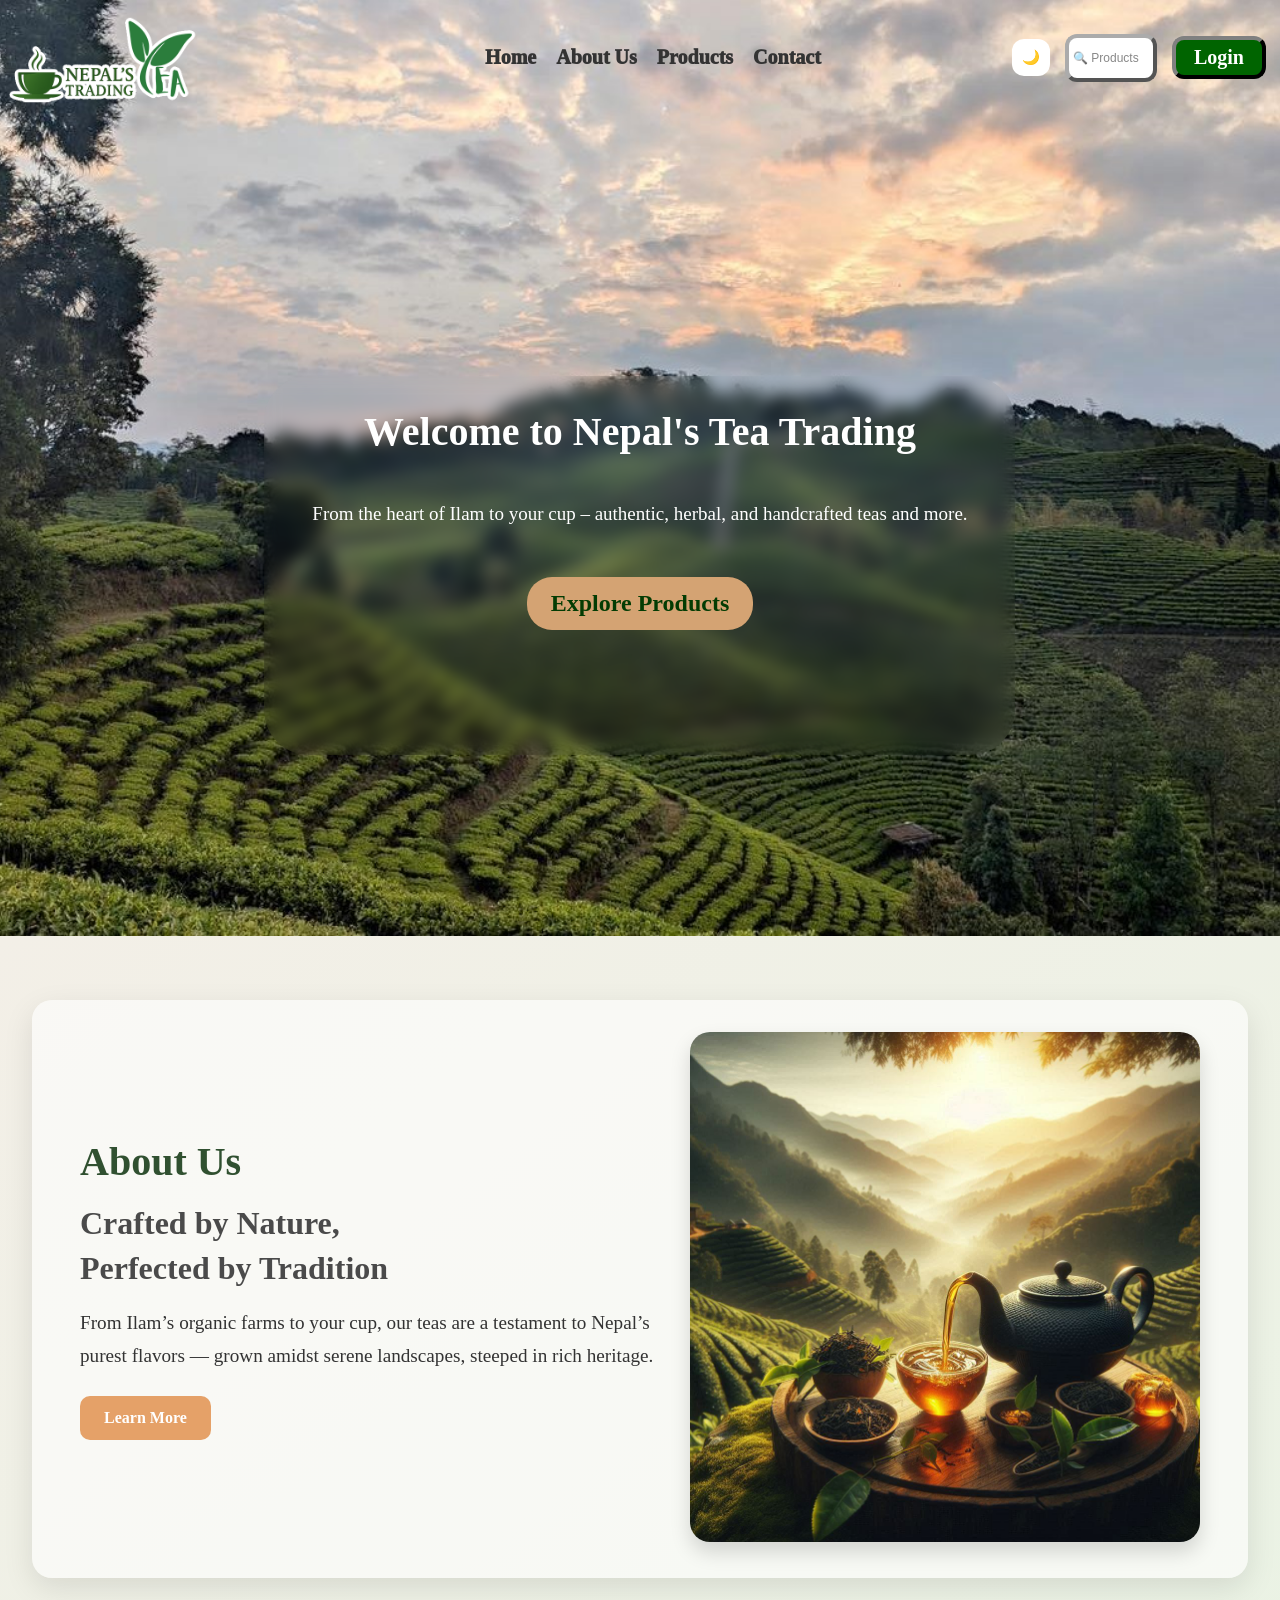
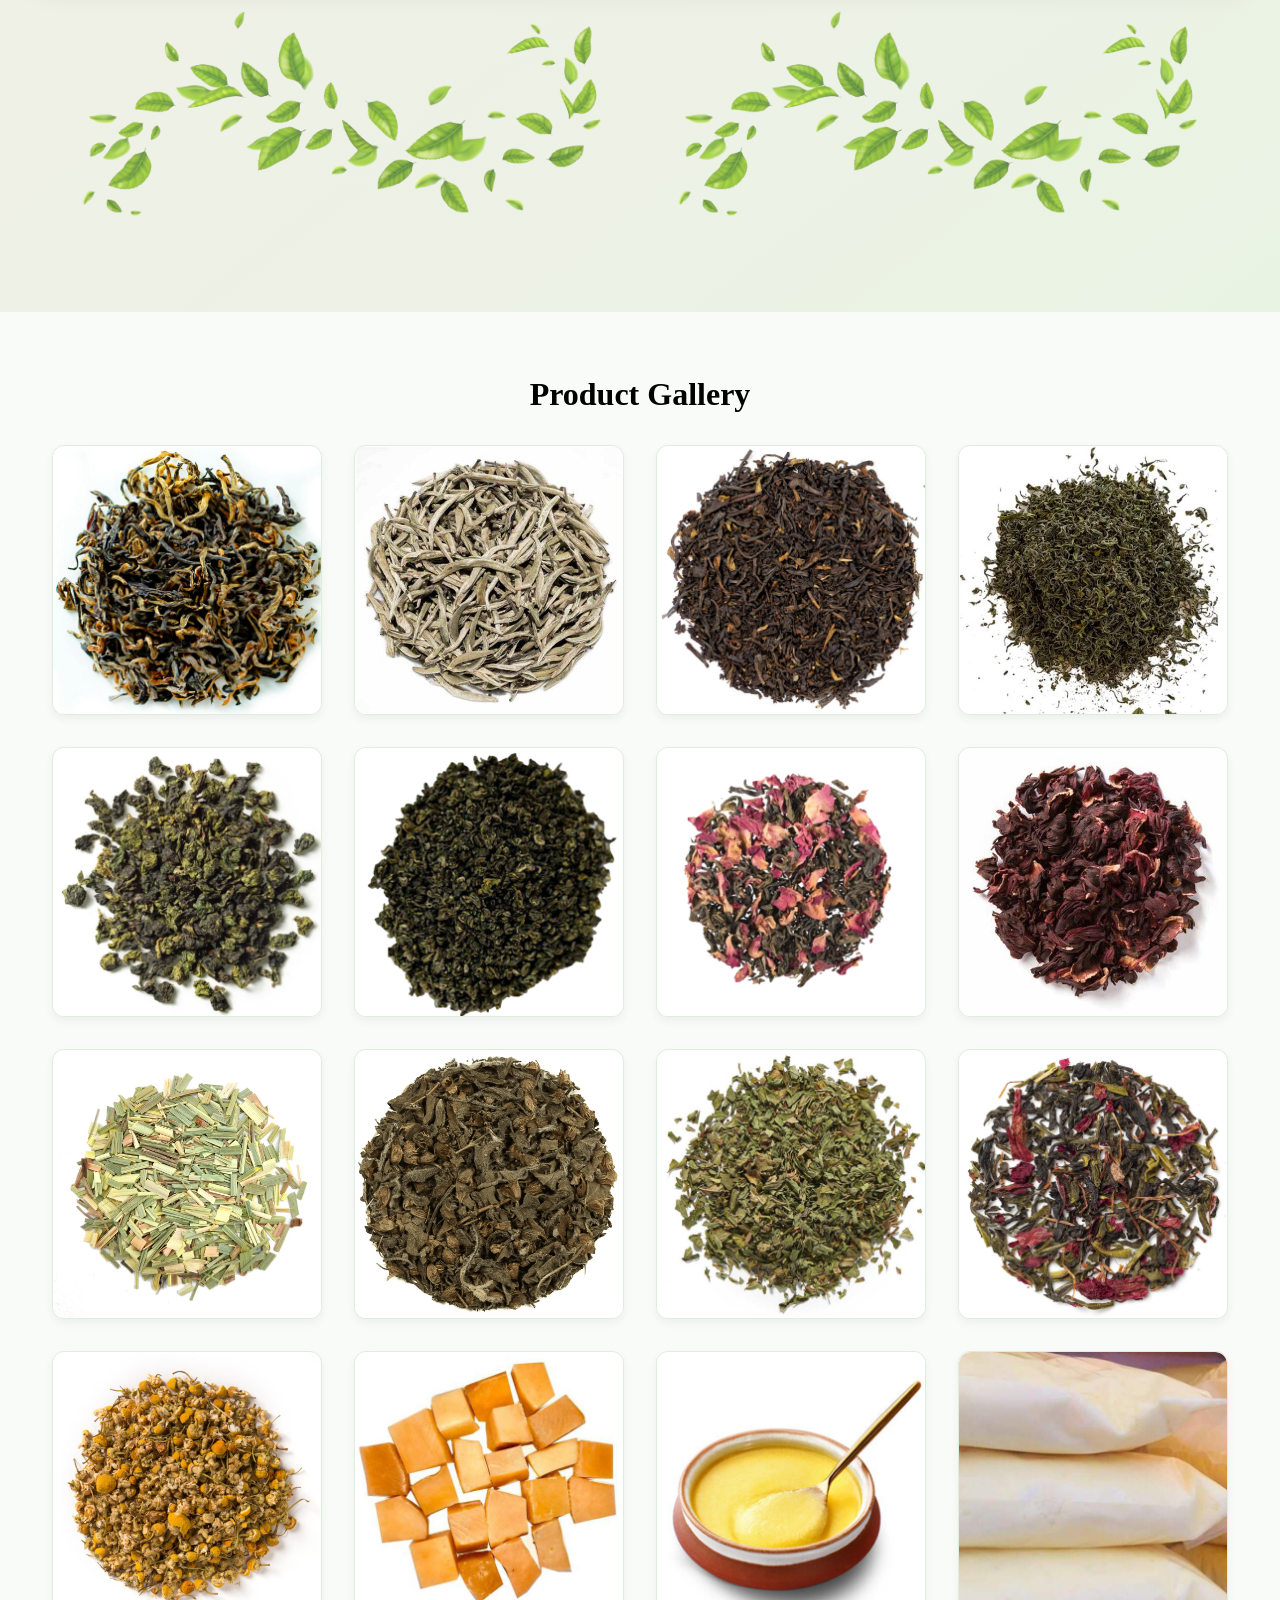
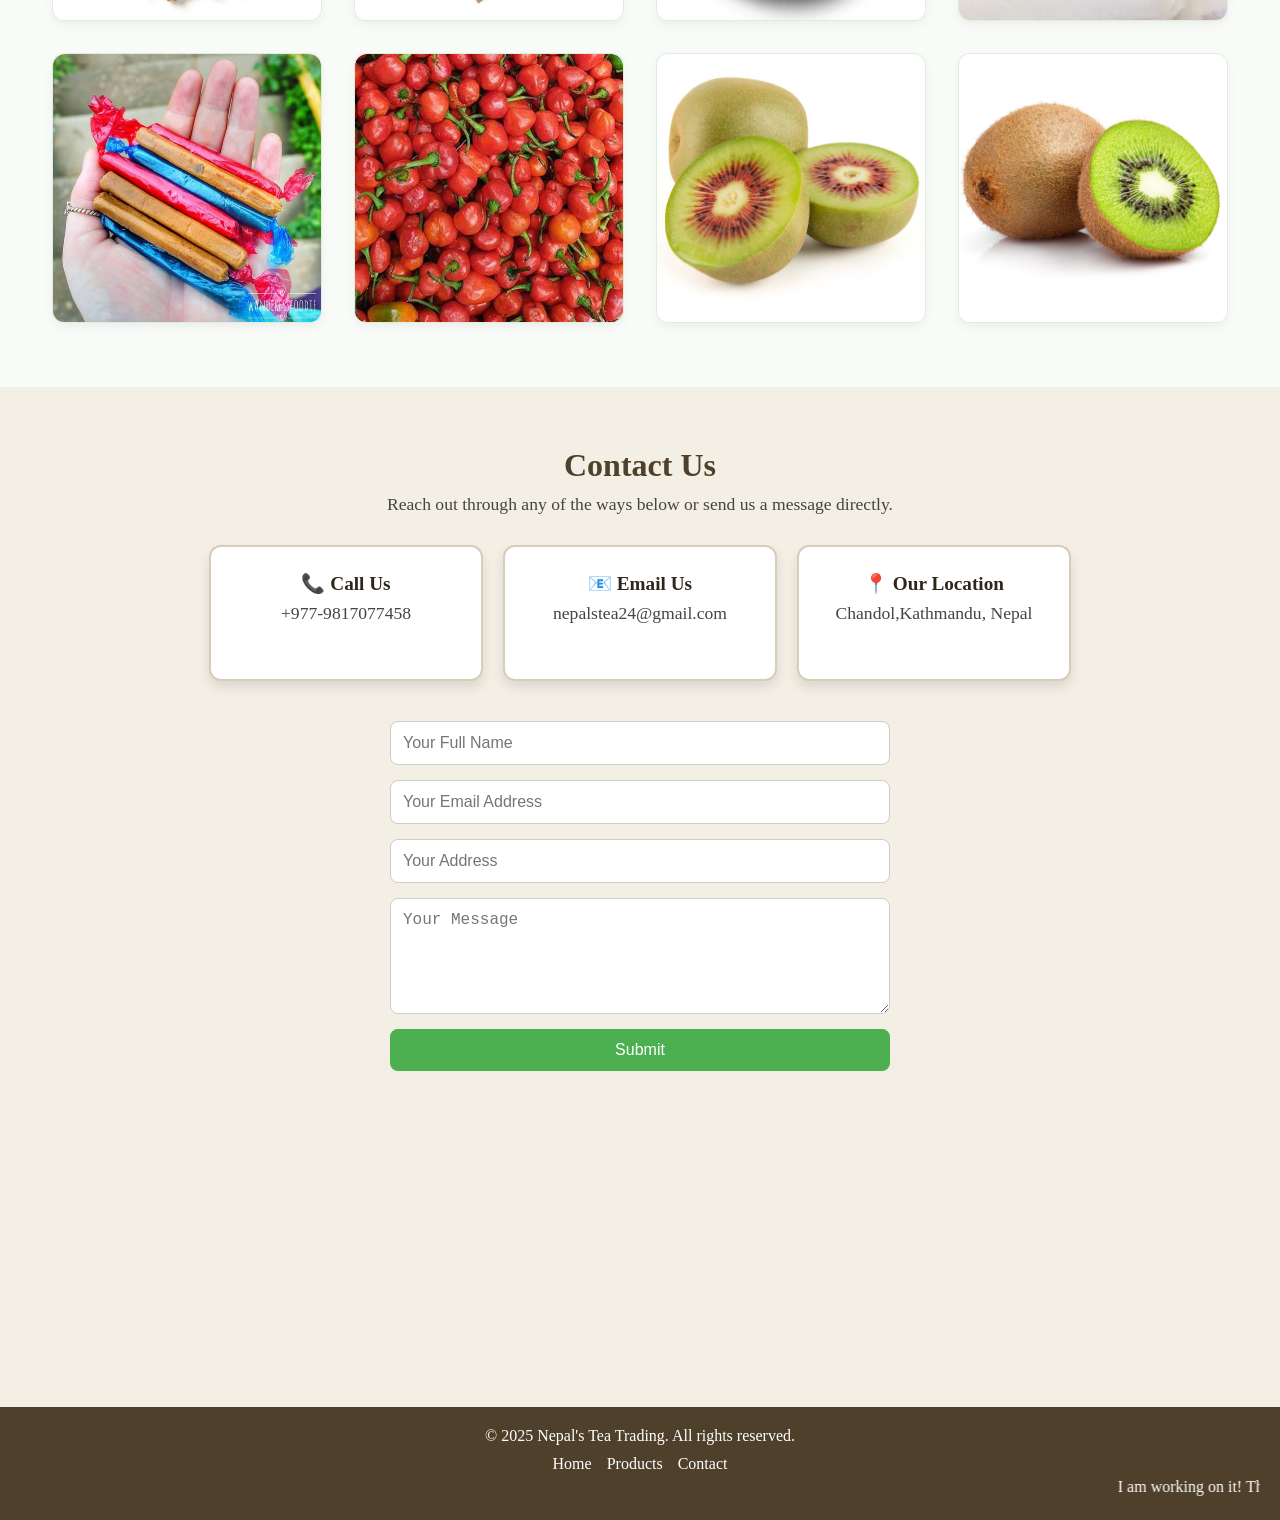
<file: index.html>
<!DOCTYPE html>
<html lang="en">
<head>
    <meta charset="UTF-8">
    <meta name="viewport" content="width=device-width, initial-scale=1.0">
    <title>Nepal's Tea Trading</title>
     <link rel="stylesheet" href="https://cdnjs.cloudflare.com/ajax/libs/font-awesome/6.4.2/css/all.min.css">
  <link rel="stylesheet" href="nepalsteatrading.css" >
</head>

<body>

    <section class="front">
    <header>
    <!-- Left: Logo and Menu Toggle -->
    <div class="left-header">
         <div class="menu-toggle" id="menu-toggle">&#9776;</div>
      <div><a href="index.html"><img src="photo/logo/logoo.png" alt="Nepal's Tea Trading" class="logo"></a></div>
    </div>

    <!-- Middle: Navigation -->
    <nav>
      <a class="home" href="#home">Home</a>
      <a class="aboutus" href="#aboutpage">About Us</a>
      <a class="product" href="#products">Products</a>
      <a class="contact" href="#contactpage">Contact</a>
    </nav>

    <!-- Right: Dark/Light toggle and Login -->
    <div class="right-buttons">
      <button class="mode-toggle" onclick="toggleDarkMode()">🌙</button>
      <form class="search-form" role="search">
      <input type="text" name="product" placeholder="🔍 Products" autocomplete="off" title="Search products by name">
      
    </form>
      <a href="loginpage.html" class="login-btn">Login</a>
    </div>
  </header>
  <div class="menu-overlay" id="menu-overlay"></div>

  <main>
  <div class="title" id="home">
      <div class="fontbox">
        <h1>Welcome to Nepal's Tea Trading</h1>
        <p class="message">From the heart of Ilam to your cup – authentic, herbal, and handcrafted teas and more.</p>
        <a href="#products" class="btn">Explore Products</a>
      </div>
    </div>
  </main>
</section>


<section id="aboutpage" class="about-section">
  <div class="about-content">
    <div class="text-box">
      <h2 >About Us</h2>
      <h3>Crafted by Nature,<br>Perfected by Tradition</h3>
      <p>
        From Ilam’s organic farms to your cup, our teas are a testament to Nepal’s purest flavors —
        grown amidst serene landscapes, steeped in rich heritage.
      </p>
      <a href="roott.html" class="about-btn">Learn More</a>
    </div>

    <div class="image-box">
      <img src="photo/product/blacktea.jpeg" alt="Tea Pouring in Mountains" >
    </div>
  </div>
<div class="decor">
  <img src="photo/decor/decorative-leaves.png" class="leaf-decor" alt="Leaves" >
    <img src="photo/decor/decorative-leaves.png" class="leaf-decor" alt="Leaves">
 </div>
</section>


<section class="productss" id="products">
  <h2>Product Gallery</h2>
  <div class="product-grid">

    <!-- All product cards -->
    <div class="product-card">
      <img src="photo/product/goldentea.jpg" alt="Golden Tea">
      <div class="product-info">
        <p>Golden Tea</p>
        <a href="product-details.html?id=goldentea" class="show-more">Show More</a>
      </div>
    </div>

    <div class="product-card">
      <img src="photo/product/whitetea.jpeg" alt="White Tea">
      <div class="product-info">
        <p>White Tea</p>
        <a href="product-details.html?id=whitetea" class="show-more">Show More</a>
      </div>
    </div>

    <div class="product-card">
      <img src="photo/product/blackteaa.jpg" alt="Black Tea">
      <div class="product-info">
        <p>Black Tea</p>
        <a href="product-details.html?id=blacktea" class="show-more">Show More</a>
      </div>
    </div>

    <div class="product-card">
      <img src="photo/product/greentea" alt="Green Tea">
      <div class="product-info">
        <p>Green Tea</p>
        <a href="product-details.html?id=greentea" class="show-more">Show More</a>
      </div>
    </div>

    <div class="product-card">
      <img src="photo/product/Oolong-Tea.webp" alt="Oolong Tea">
      <div class="product-info">
        <p>Oolong Tea</p>
        <a href="product-details.html?id=oolongtea" class="show-more">Show More</a>
      </div>
    </div>

    <div class="product-card">
      <img src="photo/product/perlgreen.png" alt="Perl Green Tea">
      <div class="product-info">
        <p>Perl Green Tea</p>
        <a href="product-details.html?id=perlgreentea" class="show-more">Show More</a>
      </div>
    </div>

    <div class="product-card">
      <img src="photo/product/rosetea.png" alt="Rose Tea">
      <div class="product-info">
        <p>Rose Tea (Herbal)</p>
        <a href="product-details.html?id=rosetea" class="show-more">Show More</a>
      </div>
    </div>

    <div class="product-card">
      <img src="photo/product/hibiscus.jpeg" alt="Hibiscus Tea">
      <div class="product-info">
        <p>Hibiscus Tea (Herbal)</p>
        <a href="product-details.html?id=hibiscustea" class="show-more">Show More</a>
      </div>
    </div>

    <div class="product-card">
      <img src="photo/product/lemon.webp" alt="Lemon Grass Tea">
      <div class="product-info">
        <p>Lemon Grass Tea (Herbal)</p>
        <a href="product-details.html?id=lemongrasstea" class="show-more">Show More</a>
      </div>
    </div>

    <div class="product-card">
      <img src="photo/product/tulsi.webp" alt="Tulsi Tea">
      <div class="product-info">
        <p>Tulsi Tea (Herbal)</p>
        <a href="product-details.html?id=tulsitea" class="show-more">Show More</a>
      </div>
    </div>

    <div class="product-card">
      <img src="photo/product/Peppermint.jpg" alt="Peppermint Tea">
      <div class="product-info">
        <p>Peppermint Tea (Herbal)</p>
        <a href="product-details.html?id=pepperminttea" class="show-more">Show More</a>
      </div>
    </div>

    <div class="product-card">
      <img src="photo/product/rhondodendron.jpg" alt="Rhododendron Tea">
      <div class="product-info">
        <p>Rhododendron Tea (Herbal)</p>
        <a href="product-details.html?id=rhododendrontea" class="show-more">Show More</a>
      </div>
    </div>

    <div class="product-card">
      <img src="photo/product/chalomile.jpg" alt="Chamomile Tea">
      <div class="product-info">
        <p>Chamomile Tea (Herbal)</p>
        <a href="product-details.html?id=chamomiletea" class="show-more">Show More</a>
      </div>
    </div>

    <div class="product-card">
      <img src="photo/product/churpi.jpg" alt="Ilam Churpi">
      <div class="product-info">
        <p>Ilam Churpi</p>
        <a href="product-details.html?id=churpi" class="show-more">Show More</a>
      </div>
    </div>

    <div class="product-card">
      <img src="photo/product/ghee.jpg" alt="Ghee">
      <div class="product-info">
        <p>Ghee</p>
        <a href="product-details.html?id=ghee" class="show-more">Show More</a>
      </div>
    </div>

    <div class="product-card">
      <img src="photo/product/noni.jpg" alt="Noni Ghee">
      <div class="product-info">
        <p>Noni Ghee</p>
        <a href="product-details.html?id=nonighee" class="show-more">Show More</a>
      </div>
    </div>

    <div class="product-card">
      <img src="photo/product/lolipop.jpg" alt="Lolipop">
      <div class="product-info">
        <p>Lolipop</p>
        <a href="product-details.html?id=lolipop" class="show-more">Show More</a>
      </div>
    </div>

    <div class="product-card">
      <img src="photo/product/spices.jpeg" alt="Aakabare">
      <div class="product-info">
        <p>Aakabare</p>
        <a href="product-details.html?id=aakabare" class="show-more">Show More</a>
      </div>
    </div>

    <div class="product-card">
      <img src="photo/product/redkiwi.jpg" alt="Red Kiwi">
      <div class="product-info">
        <p>Red Kiwi</p>
        <a href="product-details.html?id=redkiwi" class="show-more">Show More</a>
      </div>
    </div>

    <div class="product-card">
      <img src="photo/product/greenkiwi.jpg" alt="Green Kiwi">
      <div class="product-info">
        <p>Green Kiwi</p>
        <a href="product-details.html?id=greenkiwi" class="show-more">Show More</a>
      </div>
    </div>

  </div>
</section>

 <section class="contact-section" id="contactpage">
    <h2>Contact Us</h2>
    <p>Reach out through any of the ways below or send us a message directly.</p>

    <div class="contact-buttons">
      <a href="tel:+9779817077458" class="contact-box">
        <h3>📞 Call Us</h3>
        <p>+977-9817077458</p>
      </a>
      <a href="mailto:nepalstea24@gmail.com" class="contact-box">
        <h3>📧 Email Us</h3>
        <p>nepalstea24@gmail.com</p>
      </a>
      <a href="https://www.google.com/maps/place/Nepal's+Tea+Trading/@27.7289834,85.336165,17.85z/data=!4m6!3m5!1s0x39eb19835c1b9a6b:0x5aa553de090e4c2d!8m2!3d27.7280172!4d85.3371316!16s%2Fg%2F11s1t8yk05?entry=ttu&g_ep=EgoyMDI1MDYxNy4wIKXMDSoASAFQAw%3D%3D" target="_blank" class="contact-box">
        <h3>📍 Our Location</h3>
        <p>Chandol,Kathmandu, Nepal</p>
      </a>
    </div>

    <form class="contact-form">
      <input type="text" name="name" placeholder="Your Full Name" required>
      <input type="email" name="email" placeholder="Your Email Address" required>
      <input type="text" name="address" placeholder="Your Address" required>
      <textarea name="message" rows="5" placeholder="Your Message" required></textarea>
      <button type="submit">Submit</button>
    </form>
  </section>

  <footer class="footer">
    <div class="footer-content">
      <p>&copy; 2025 Nepal's Tea Trading. All rights reserved.</p>
      <ul class="footer-links">
        <li><a href="#home">Home</a></li>
        <li><a href="#products">Products</a></li>
        <li><a href="#contact">Contact</a></li>
      </ul>
      <marquee class="marquee-scroll" behavior="scroll" direction="left"><p>I am working on it! The login, "Buy Now," and search functions are not yet active. Thanks for your patience.</p></marquee>
    </div>
  </footer>

<script src="nepalsteatrading.js"></script>
</body>
</html>
</file>
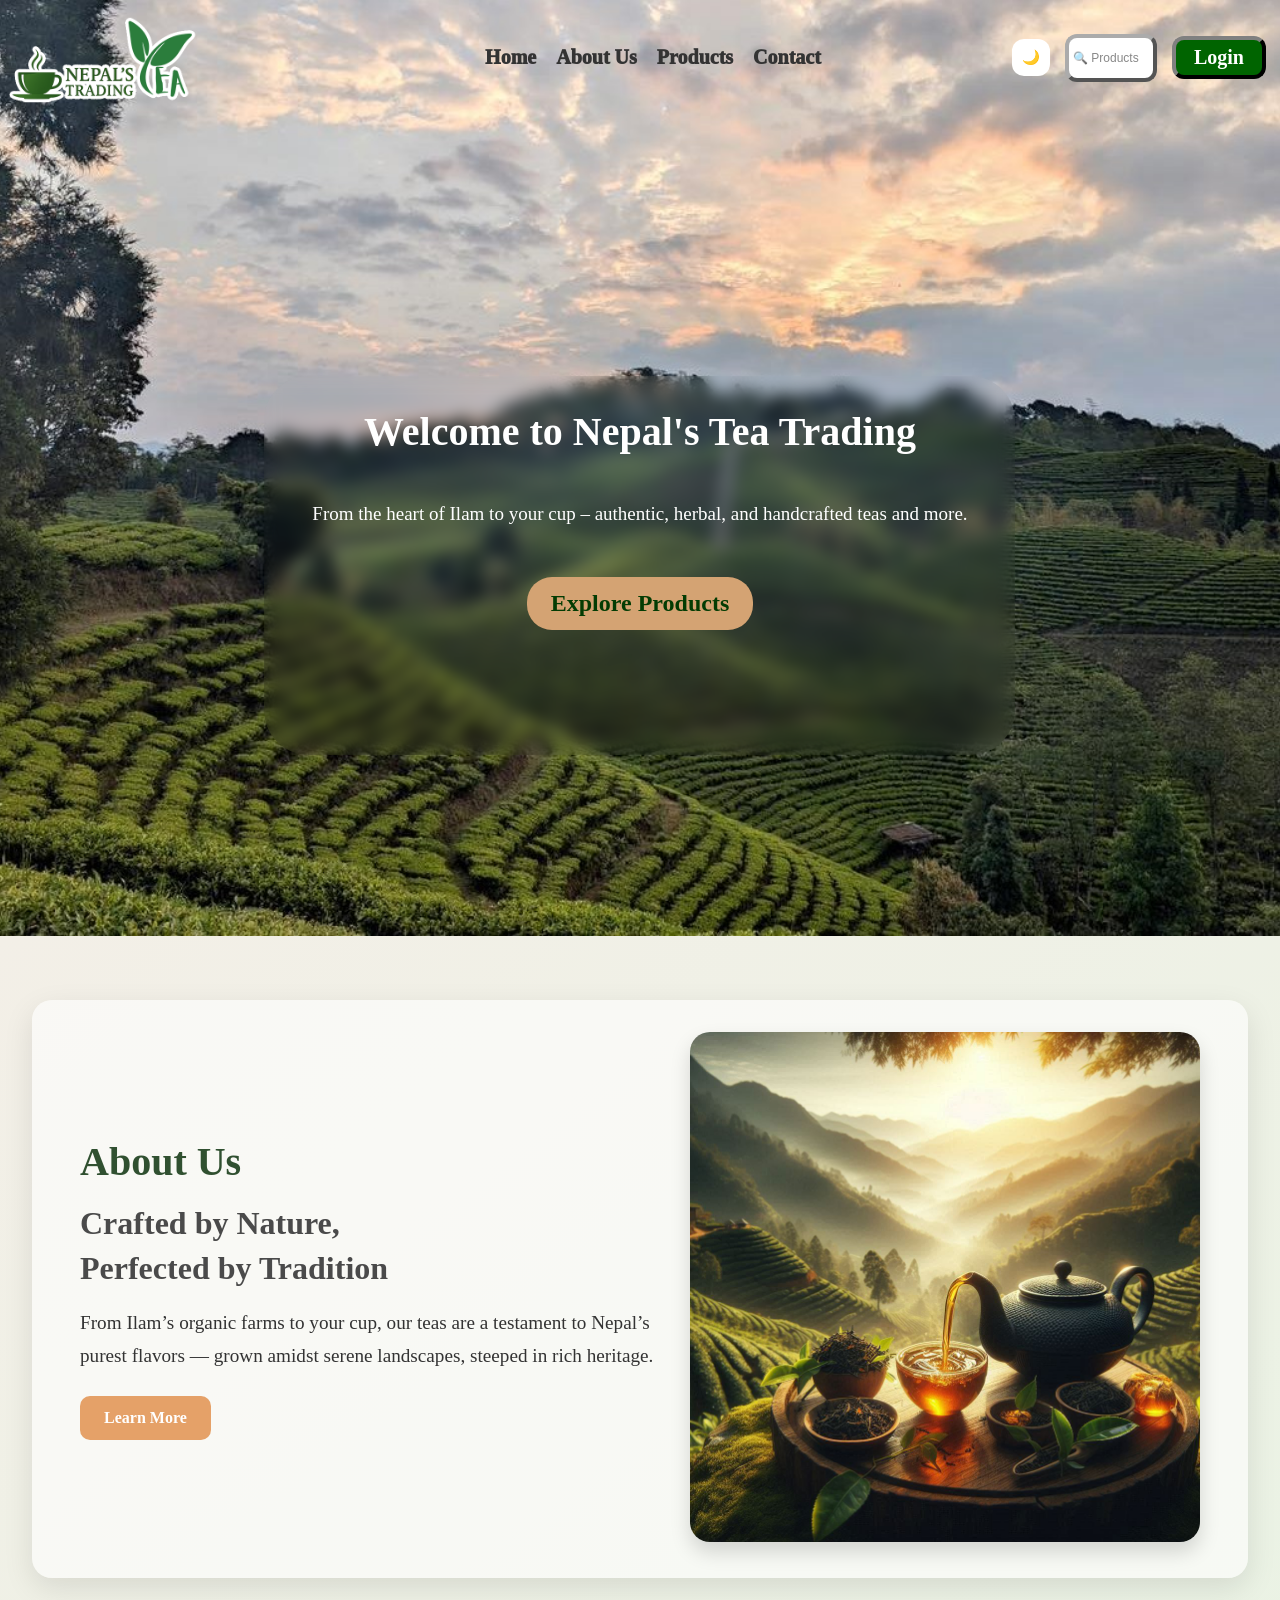
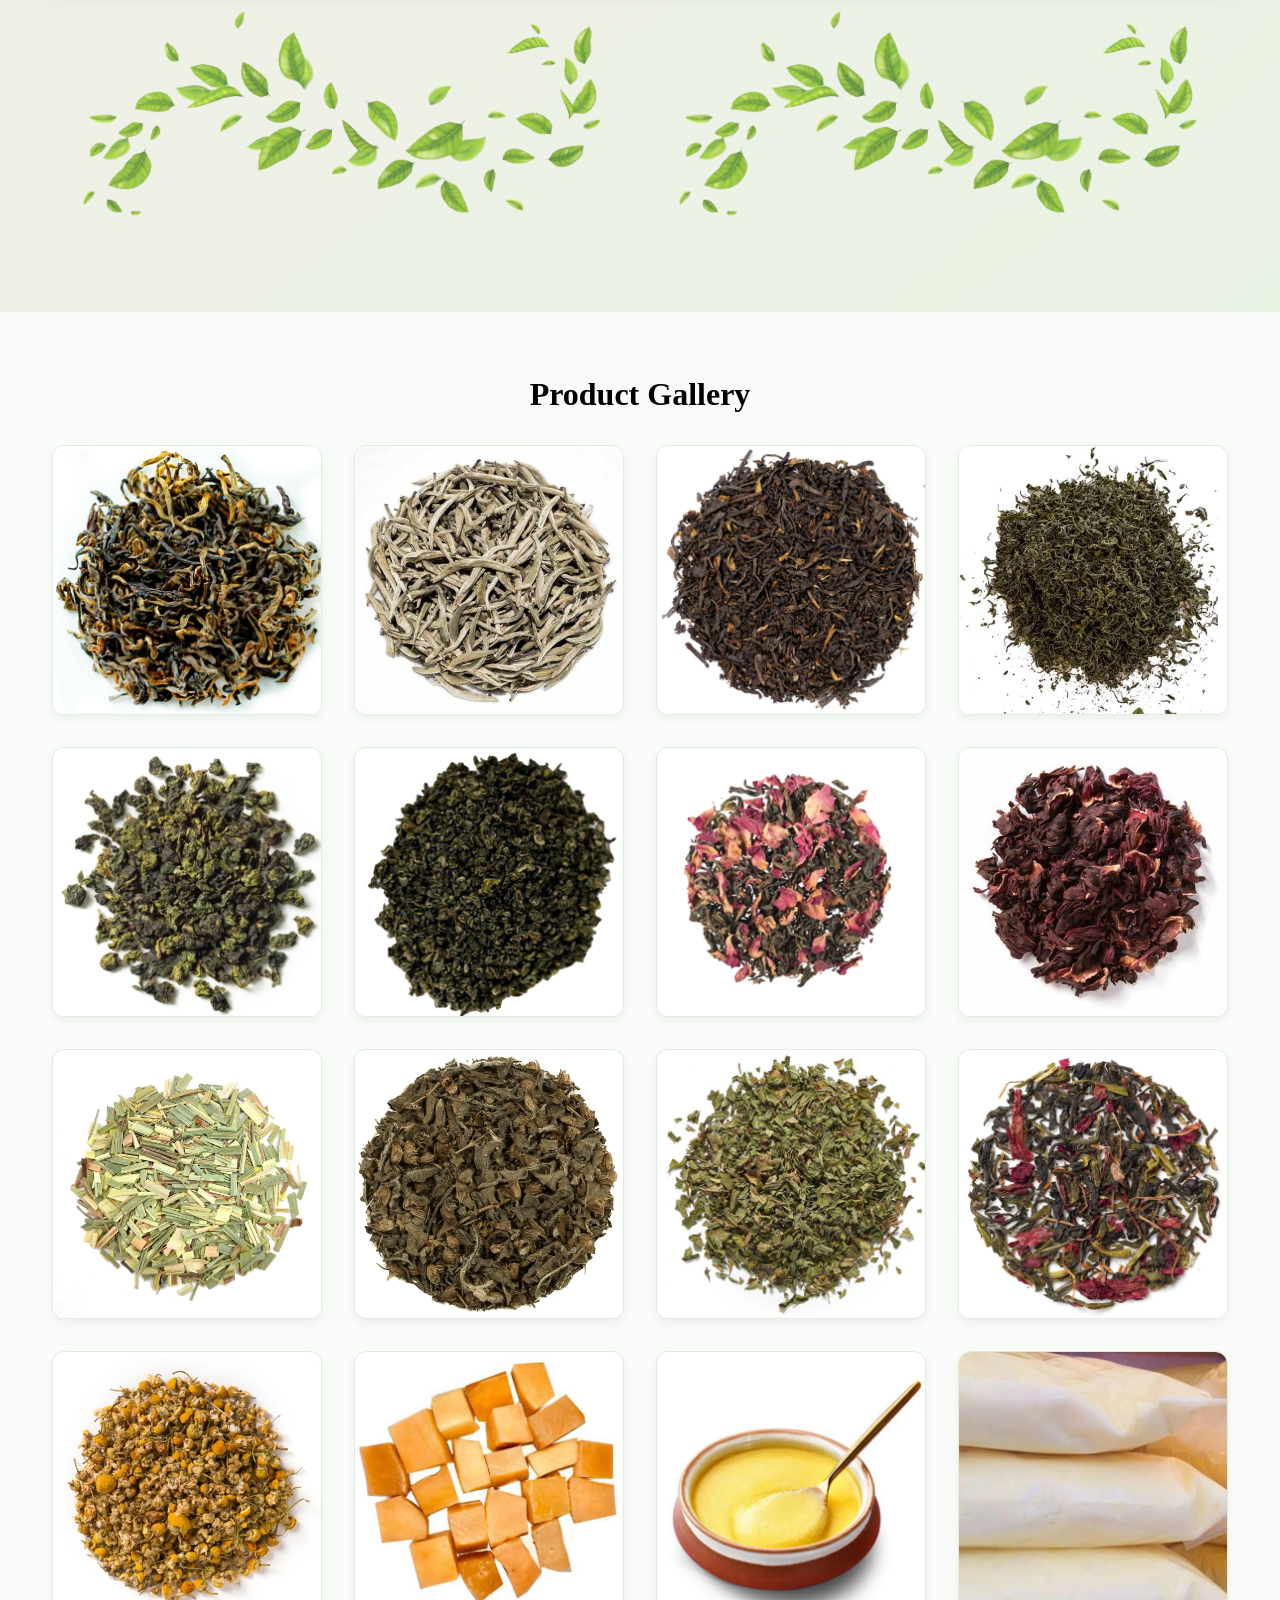
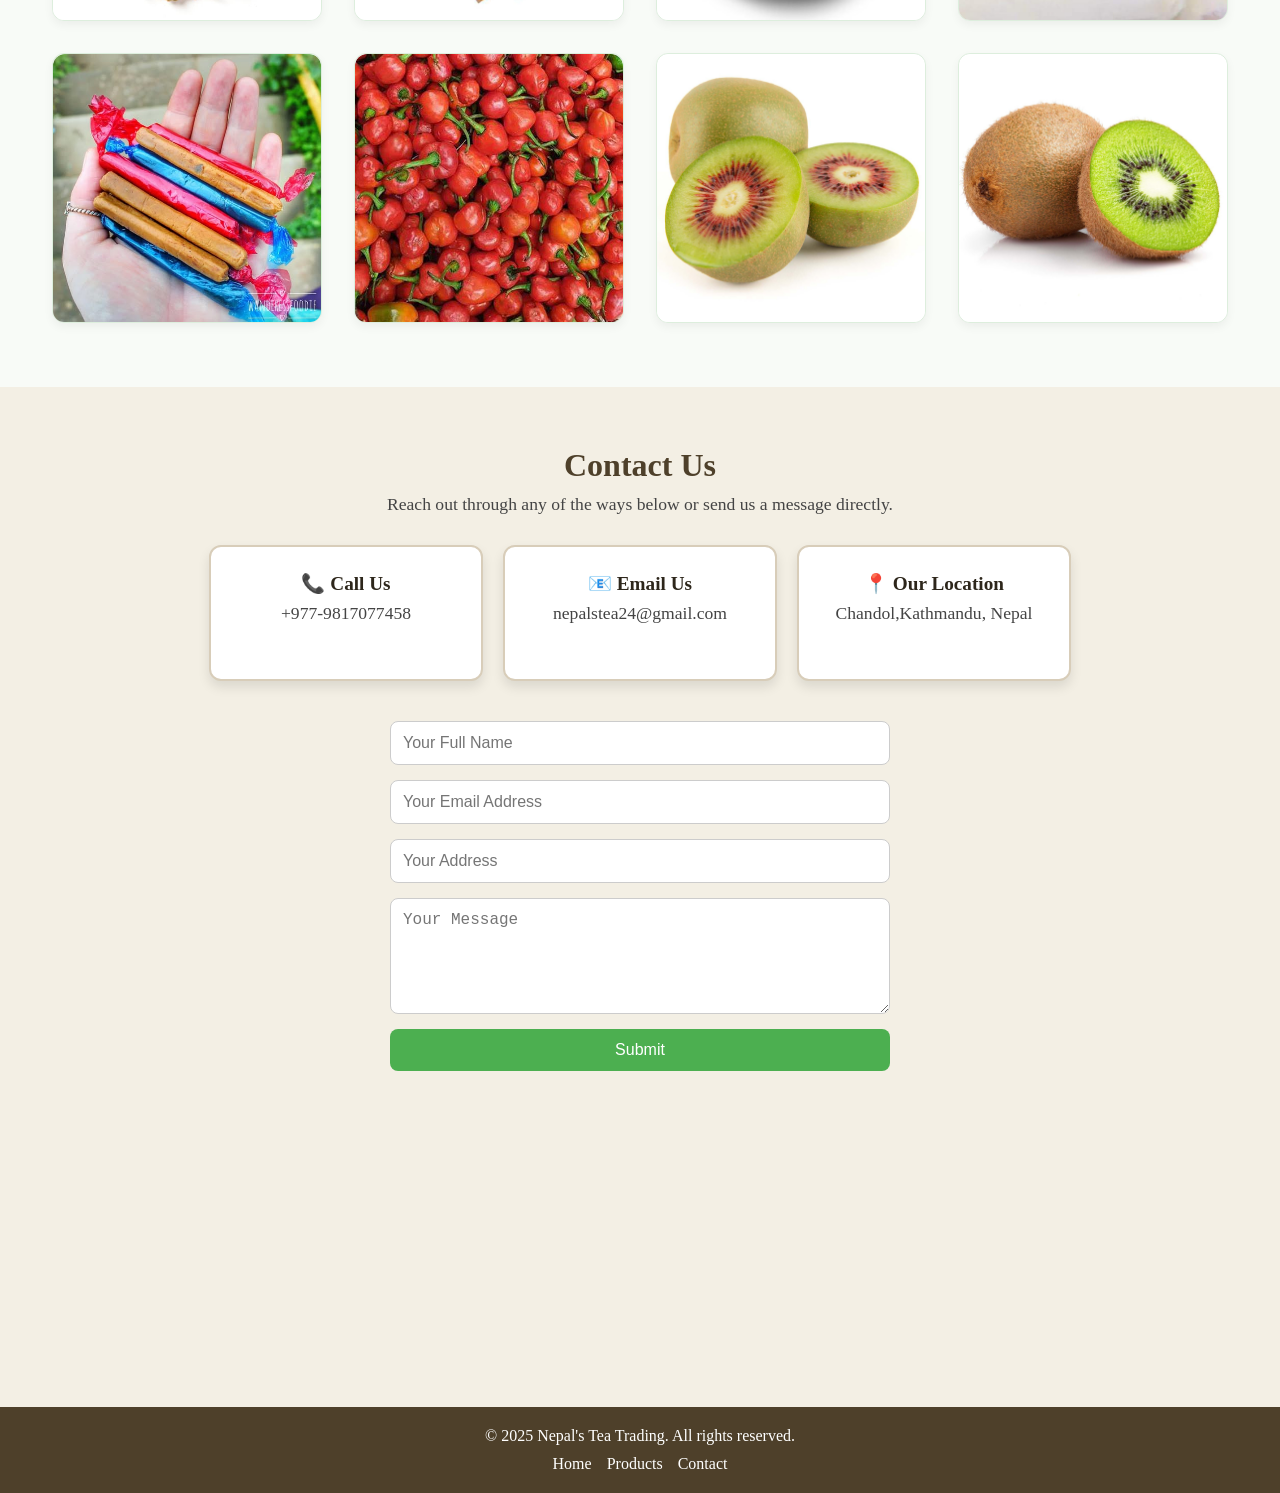
<file: nepalsteatrading.html>
<!DOCTYPE html>
<html lang="en">
<head>
    <meta charset="UTF-8">
    <meta name="viewport" content="width=device-width, initial-scale=1.0">
    <title>Nepal's Tea Trading</title>
     <link rel="stylesheet" href="https://cdnjs.cloudflare.com/ajax/libs/font-awesome/6.4.2/css/all.min.css">
  <link rel="stylesheet" href="nepalsteatrading.css" >
</head>

<body>

    <section class="front">
    <header>
    <!-- Left: Logo and Menu Toggle -->
    <div class="left-header">
         <div class="menu-toggle" id="menu-toggle">&#9776;</div>
      <div><img src="photo/logo/logoo.png" alt="Nepal's Tea Trading" class="logo"></div>
    </div>

    <!-- Middle: Navigation -->
    <nav>
      <a class="home" href="#home">Home</a>
      <a class="aboutus" href="#aboutpage">About Us</a>
      <a class="product" href="#products">Products</a>
      <a class="contact" href="#contactpage">Contact</a>
    </nav>

    <!-- Right: Dark/Light toggle and Login -->
    <div class="right-buttons">
      <button class="mode-toggle" onclick="toggleDarkMode()">🌙</button>
      <form class="search-form" role="search">
      <input type="text" name="product" placeholder="🔍 Products" autocomplete="off" title="Search products by name">
      
    </form>
      <a href="loginpage.html" class="login-btn">Login</a>
    </div>
  </header>
  <div class="menu-overlay" id="menu-overlay"></div>

  <main>
  <div class="title" id="home">
      <div class="fontbox">
        <h1>Welcome to Nepal's Tea Trading</h1>
        <p class="message">From the heart of Ilam to your cup – authentic, herbal, and handcrafted teas and more.</p>
        <a href="#products" class="btn">Explore Products</a>
      </div>
    </div>
  </main>
</section>


<section id="aboutpage" class="about-section">
  <div class="about-content">
    <div class="text-box">
      <h2 >About Us</h2>
      <h3>Crafted by Nature,<br>Perfected by Tradition</h3>
      <p>
        From Ilam’s organic farms to your cup, our teas are a testament to Nepal’s purest flavors —
        grown amidst serene landscapes, steeped in rich heritage.
      </p>
      <a href="roott.html" class="about-btn">Learn More</a>
    </div>

    <div class="image-box">
      <img src="photo/product/blacktea.jpeg" alt="Tea Pouring in Mountains" >
    </div>
  </div>
<div class="decor">
  <img src="photo/decor/decorative-leaves.png" class="leaf-decor" alt="Leaves" >
    <img src="photo/decor/decorative-leaves.png" class="leaf-decor" alt="Leaves">
 </div>
</section>


<section class="productss" id="products">
  <h2>Product Gallery</h2>
  <div class="product-grid">

    <!-- All product cards -->
    <div class="product-card">
      <img src="photo/product/goldentea.jpg" alt="Golden Tea">
      <div class="product-info">
        <p>Golden Tea</p>
        <a href="product-details.html?id=goldentea" class="show-more">Show More</a>
      </div>
    </div>

    <div class="product-card">
      <img src="photo/product/whitetea.jpeg" alt="White Tea">
      <div class="product-info">
        <p>White Tea</p>
        <a href="product-details.html?id=whitetea" class="show-more">Show More</a>
      </div>
    </div>

    <div class="product-card">
      <img src="photo/product/blackteaa.jpg" alt="Black Tea">
      <div class="product-info">
        <p>Black Tea</p>
        <a href="product-details.html?id=blacktea" class="show-more">Show More</a>
      </div>
    </div>

    <div class="product-card">
      <img src="photo/product/greentea" alt="Green Tea">
      <div class="product-info">
        <p>Green Tea</p>
        <a href="product-details.html?id=greentea" class="show-more">Show More</a>
      </div>
    </div>

    <div class="product-card">
      <img src="photo/product/Oolong-Tea.webp" alt="Oolong Tea">
      <div class="product-info">
        <p>Oolong Tea</p>
        <a href="product-details.html?id=oolongtea" class="show-more">Show More</a>
      </div>
    </div>

    <div class="product-card">
      <img src="photo/product/perlgreen.png" alt="Perl Green Tea">
      <div class="product-info">
        <p>Perl Green Tea</p>
        <a href="product-details.html?id=perlgreentea" class="show-more">Show More</a>
      </div>
    </div>

    <div class="product-card">
      <img src="photo/product/rosetea.png" alt="Rose Tea">
      <div class="product-info">
        <p>Rose Tea (Herbal)</p>
        <a href="product-details.html?id=rosetea" class="show-more">Show More</a>
      </div>
    </div>

    <div class="product-card">
      <img src="photo/product/hibiscus.jpeg" alt="Hibiscus Tea">
      <div class="product-info">
        <p>Hibiscus Tea (Herbal)</p>
        <a href="product-details.html?id=hibiscustea" class="show-more">Show More</a>
      </div>
    </div>

    <div class="product-card">
      <img src="photo/product/lemon.webp" alt="Lemon Grass Tea">
      <div class="product-info">
        <p>Lemon Grass Tea (Herbal)</p>
        <a href="product-details.html?id=lemongrasstea" class="show-more">Show More</a>
      </div>
    </div>

    <div class="product-card">
      <img src="photo/product/tulsi.webp" alt="Tulsi Tea">
      <div class="product-info">
        <p>Tulsi Tea (Herbal)</p>
        <a href="product-details.html?id=tulsitea" class="show-more">Show More</a>
      </div>
    </div>

    <div class="product-card">
      <img src="photo/product/Peppermint.jpg" alt="Peppermint Tea">
      <div class="product-info">
        <p>Peppermint Tea (Herbal)</p>
        <a href="product-details.html?id=pepperminttea" class="show-more">Show More</a>
      </div>
    </div>

    <div class="product-card">
      <img src="photo/product/rhondodendron.jpg" alt="Rhododendron Tea">
      <div class="product-info">
        <p>Rhododendron Tea (Herbal)</p>
        <a href="product-details.html?id=rhododendrontea" class="show-more">Show More</a>
      </div>
    </div>

    <div class="product-card">
      <img src="photo/product/chalomile.jpg" alt="Chamomile Tea">
      <div class="product-info">
        <p>Chamomile Tea (Herbal)</p>
        <a href="product-details.html?id=chamomiletea" class="show-more">Show More</a>
      </div>
    </div>

    <div class="product-card">
      <img src="photo/product/churpi.jpg" alt="Ilam Churpi">
      <div class="product-info">
        <p>Ilam Churpi</p>
        <a href="product-details.html?id=churpi" class="show-more">Show More</a>
      </div>
    </div>

    <div class="product-card">
      <img src="photo/product/ghee.jpg" alt="Ghee">
      <div class="product-info">
        <p>Ghee</p>
        <a href="product-details.html?id=ghee" class="show-more">Show More</a>
      </div>
    </div>

    <div class="product-card">
      <img src="photo/product/noni.jpg" alt="Noni Ghee">
      <div class="product-info">
        <p>Noni Ghee</p>
        <a href="product-details.html?id=nonighee" class="show-more">Show More</a>
      </div>
    </div>

    <div class="product-card">
      <img src="photo/product/lolipop.jpg" alt="Lolipop">
      <div class="product-info">
        <p>Lolipop</p>
        <a href="product-details.html?id=lolipop" class="show-more">Show More</a>
      </div>
    </div>

    <div class="product-card">
      <img src="photo/product/spices.jpeg" alt="Aakabare">
      <div class="product-info">
        <p>Aakabare</p>
        <a href="product-details.html?id=aakabare" class="show-more">Show More</a>
      </div>
    </div>

    <div class="product-card">
      <img src="photo/product/redkiwi.jpg" alt="Red Kiwi">
      <div class="product-info">
        <p>Red Kiwi</p>
        <a href="product-details.html?id=redkiwi" class="show-more">Show More</a>
      </div>
    </div>

    <div class="product-card">
      <img src="photo/product/greenkiwi.jpg" alt="Green Kiwi">
      <div class="product-info">
        <p>Green Kiwi</p>
        <a href="product-details.html?id=greenkiwi" class="show-more">Show More</a>
      </div>
    </div>

  </div>
</section>

 <section class="contact-section" id="contactpage">
    <h2>Contact Us</h2>
    <p>Reach out through any of the ways below or send us a message directly.</p>

    <div class="contact-buttons">
      <a href="tel:+9779817077458" class="contact-box">
        <h3>📞 Call Us</h3>
        <p>+977-9817077458</p>
      </a>
      <a href="mailto:nepalstea24@gmail.com" class="contact-box">
        <h3>📧 Email Us</h3>
        <p>nepalstea24@gmail.com</p>
      </a>
      <a href="https://www.google.com/maps/place/Nepal's+Tea+Trading/@27.7289834,85.336165,17.85z/data=!4m6!3m5!1s0x39eb19835c1b9a6b:0x5aa553de090e4c2d!8m2!3d27.7280172!4d85.3371316!16s%2Fg%2F11s1t8yk05?entry=ttu&g_ep=EgoyMDI1MDYxNy4wIKXMDSoASAFQAw%3D%3D" target="_blank" class="contact-box">
        <h3>📍 Our Location</h3>
        <p>Chandol,Kathmandu, Nepal</p>
      </a>
    </div>

    <form class="contact-form">
      <input type="text" name="name" placeholder="Your Full Name" required>
      <input type="email" name="email" placeholder="Your Email Address" required>
      <input type="text" name="address" placeholder="Your Address" required>
      <textarea name="message" rows="5" placeholder="Your Message" required></textarea>
      <button type="submit">Submit</button>
    </form>
  </section>

  <footer class="footer">
    <div class="footer-content">
      <p>&copy; 2025 Nepal's Tea Trading. All rights reserved.</p>
      <ul class="footer-links">
        <li><a href="nepalsteatrading.html">Home</a></li>
        <li><a href="#products">Products</a></li>
        <li><a href="#contact">Contact</a></li>
      </ul>
    </div>
  </footer>

<script src="nepalsteatrading.js"></script>
</body>
</html>
</file>
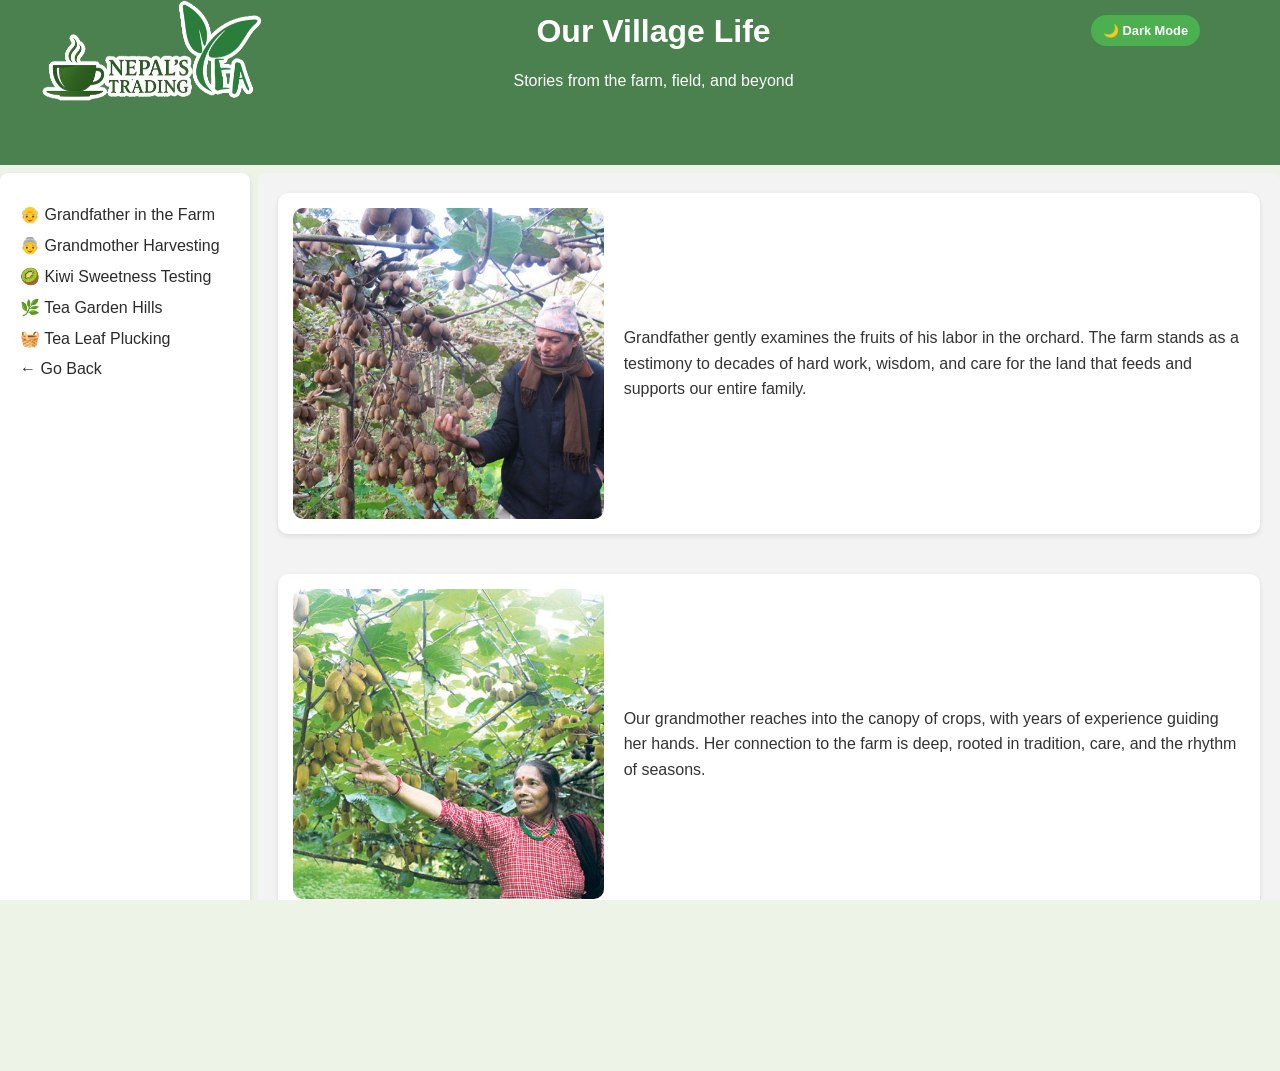
<file: roott.html>
<!DOCTYPE html>
<html lang="en">
<head>
  <meta charset="UTF-8" />
  <meta name="viewport" content="width=device-width, initial-scale=1.0"/>
  <title>Village Farm Layout</title>
  <style>
    html, body {
      margin: 0;
      height: 100%;
      font-family: 'Segoe UI', sans-serif;
      background-color: #eef3e8;
      scroll-behavior: smooth;
    }

    /* Smooth scrolling for all elements */
    * {
      scroll-behavior: smooth;
    }

    /* Prevent scrolling only on desktop */
    @media (min-width: 769px) {
      html, body {
        overflow: hidden;
      }
    }

   


    .container {
      display: grid;
      grid-template-areas:
        "header header"
        "menu content"
        "footer footer";
      grid-template-columns: 250px 1fr;
      grid-template-rows: auto 1fr auto;
      height: 100vh;
      gap: 8px;
      
    }

    .header {
      grid-area: header;
      display: flex;
      background-color: #4b814e;
      color: white;
      text-align: center;
      padding: 15px;
      overflow: hidden;
      position: relative;
      height: 15vh;
      justify-content: space-between;
    }
   .logo {
    position: absolute;
    top: -53px;
    height: 259px;
    display: block;
    z-index: 1000;
}
  
   .top {
    position: absolute;
    top: -8px;
    right: 38%;
    display: block;
    z-index: 1000;
}

    .menu {
      grid-area: menu;
      background-color: white;
      padding: 20px;
      overflow-y: auto;
      position: sticky;
      top: 0;
      height: calc(100vh - 90px); /* adjust for header+footer */
      box-shadow: 0 2px 5px rgba(0,0,0,0.1);
      border-radius: 8px;
    }

    .menu a {
      display: block;
      color: #2b2b2b;
      margin: 12px 0;
      text-decoration: none;
    }

    .menu a:hover {
      color: #4b814e;
      font-weight: bold;
    }

    .content {
      grid-area: content;
      overflow-y: auto;
      padding: 20px;
      background-color: #f3f3f3;
      border-radius: 8px;
    }

    .photo-card {
      display: grid;
      grid-template-columns: 1fr 2fr;
      gap: 20px;
      margin-bottom: 40px;
      align-items: center;
      background-color: white;
      padding: 15px;
      border-radius: 10px;
      box-shadow: 0 2px 5px rgba(0,0,0,0.1);
      scroll-margin-top: 20px; /* Space from top when scrolled to */
    }

    .photo-card img {
      width: 100%;
      border-radius: 10px;
    }

    .caption {
      font-size: 16px;
      color: #333;
      line-height: 1.6;
    }

    .footer {
      grid-area: footer;
      background-color: #f0f0f0;
      text-align: center;
      padding: 12px;
      font-size: 14px;
      color: #666;
    }

    .back-link {
      margin-top: 2rem;
      display: block;
      color: #004009;
      text-decoration: none;
      font-size: 1rem;
    }

    /* Dark Mode Toggle Button */
    .mode-toggle {
      position: absolute;
      top: 15px;
      right: 80px;
      padding: 8px 12px;
      background-color: #4caf50;
      color: white;
      border: none;
      border-radius: 20px;
      cursor: pointer;
      font-size: 0.8rem;
      font-weight: bold;
      transition: background-color 0.3s ease;
      z-index: 1002;
    }

    .mode-toggle:hover {
      background-color: #388e3c;
    }

    /* Hamburger Menu Button */
    .hamburger-menu {
      display: none;
      position: absolute;
      top: 15px;
      right: 20px;
      padding: 8px 12px;
      background-color: #4b814e;
      color: white;
      border: none;
      border-radius: 5px;
      cursor: pointer;
      font-size: 1.2rem;
      z-index: 1003;
    }

    .hamburger-menu:hover {
      background-color: #2a4a2d;
    }

    /* Menu Overlay */
    .menu-overlay {
      display: none;
      position: fixed;
      top: 0;
      left: 0;
      width: 100%;
      height: 100%;
      background-color: rgba(0, 0, 0, 0.5);
      z-index: 1001;
    }

    /* Dark Mode Styles */
    .dark-mode {
      background-color: #1a1a1a;
      color: #ffffff;
    }

    .dark-mode .container {
      background-color: #1a1a1a;
    }

    .dark-mode .header {
      background-color: #2a4a2d;
    }

    .dark-mode .menu {
      background-color: #2a2a2a;
      color: #ffffff;
      border: 1px solid #444;
    }

    .dark-mode .menu a {
      color: #cccccc;
    }

    .dark-mode .menu a:hover {
      color: #66bb6a;
      font-weight: bold;
    }

    .dark-mode .content {
      background-color: #1a1a1a;
    }

    .dark-mode .photo-card {
      background-color: #333333;
      border: 1px solid #444;
      color: #ffffff;
    }

    .dark-mode .caption {
      color: #cccccc;
    }

    .dark-mode .footer {
      background-color: #2a2a2a;
      color: #cccccc;
      border-top: 1px solid #444;
    }

    .dark-mode .back-link {
      color: #66bb6a;
    }

    .dark-mode .mode-toggle {
      background-color: #666;
    }

    .dark-mode .mode-toggle:hover {
      background-color: #555;
    }

    @media (max-width: 919px) {
      .container {
        grid-template-areas:
          "header"
          "content"
          "footer";
        grid-template-columns: 1fr;
        grid-template-rows: auto 1fr auto;
        min-height: 100vh;
        height: auto;
      }

      .header {
        height: auto;
        padding: 10px;
        flex-direction: column;
        text-align: center;
        position: relative;
      }

      .logo {
         position: absolute;
        top: -23px;
        height: 135px;
        margin-bottom: 10px;
      }

      .top {
        position: static;
        margin-top: 10px;
      }

      .top h1 {
        font-size: 1.5rem;
        margin: 0;
      }

      .top p {
        font-size: 0.9rem;
        margin: 5px 0 0 0;
      }

      /* Show hamburger menu on mobile */
      .hamburger-menu {
        display: block;
      }

      /* Hide menu initially on mobile */
      .menu {
        position: fixed;
        top: 0;
        right: -100%;
        width: 80%;
        max-width: 300px;
        height: 100vh;
        background-color: white;
        padding: 80px 20px 20px;
        box-shadow: -2px 0 10px rgba(0,0,0,0.1);
        transition: right 0.3s ease;
        z-index: 1002;
        overflow-y: auto;
      }

      /* Show menu when active */
      .menu.active {
        right: 0;
      }

      /* Show overlay when menu is active */
      .menu-overlay.active {
        display: block;
      }

      .menu a {
        margin: 15px 0;
        padding: 15px;
        border-radius: 8px;
        background-color: #f8f8f8;
        text-align: center;
        display: block;
        border-bottom: 1px solid #eee;
      }

      .content {
        height: auto;
        padding: 15px;
        margin: 0 10px;
        overflow-y: visible;
      }

      .photo-card {
        grid-template-columns: 1fr;
        gap: 15px;
        margin-bottom: 30px;
        padding: 12px;
      }

      .photo-card img {
        width: 100%;
        max-width: 100%;
      }

      .caption {
        font-size: 14px;
        line-height: 1.5;
        text-align: left;
      }

      .footer {
        padding: 10px;
        font-size: 12px;
        margin: 0 10px;
      }

      .mode-toggle {
        top: 10px;
        right: 70px;
        padding: 6px 10px;
        font-size: 0.7rem;
      }

      .hamburger-menu {
        top: 10px;
        right: 10px;
        padding: 6px 10px;
        font-size: 1rem;
      }

      .back-link {
        font-size: 0.9rem;
        margin-top: 1rem;
        text-align: center;
      }
    }

    /* Extra small screens */
    @media (max-width: 480px) {
      html, body {
        overflow-x: hidden;
      }

      .header {
        padding: 8px;
      }

      .logo {
        position: absolute;
        top: -20px;
        height: 126px;
      }

      .top h1 {
        font-size: 15px;
      }

      .top p {
        font-size: 8px;
      }

      .menu {
        padding: 12px;
        margin: 0 5px;
      }

      .content {
        padding: 12px;
        margin: 0 5px;
      }

      .photo-card {
        margin-bottom: 25px;
        padding: 10px;
      }

      .caption {
        font-size: 13px;
      }

      .mode-toggle {
        top: 8px;
        right: 60px;
        padding: 5px 8px;
        font-size: 0.6rem;
      }

      .hamburger-menu {
        top: 8px;
        right: 8px;
        padding: 5px 8px;
        font-size: 0.9rem;
      }
    }

    /* Dark mode mobile adjustments */
    @media (max-width: 768px) {
      .dark-mode .menu {
        background-color: #2a2a2a;
        border-left: 1px solid #444;
      }

      .dark-mode .menu a {
        background-color: #3a3a3a;
        color: #cccccc;
        border-bottom-color: #444;
      }

      .dark-mode .menu a:hover {
        background-color: #4a4a4a;
      }

      .dark-mode .hamburger-menu {
        background-color: #2a4a2d;
      }

      .dark-mode .hamburger-menu:hover {
        background-color: #1a3a1d;
      }
    }
  </style>
</head>
<body>

<div class="container">

  <div class="header">
    <button class="mode-toggle" onclick="toggleDarkMode()">🌙 Dark Mode</button>
    <button class="hamburger-menu" onclick="toggleMenu()">&#9776;</button>
    <div>
        <img class="logo" src="photo/logo/logoo.png" alt="nepalsteatrading">
    </div>
    <div class="top">
        <h1>Our Village Life</h1>
    <p>Stories from the farm, field, and beyond</p>
</div>
  </div>

  <div class="menu">
    <a href="#buba">👴 Grandfather in the Farm</a>
    <a href="#aama">👵 Grandmother Harvesting</a>
    <a href="#mama">🥝 Kiwi Sweetness Testing</a>
    <a href="#tea">🌿 Tea Garden Hills</a>
    <a href="#chya">🧺 Tea Leaf Plucking</a>
    <a href="index.html?#aboutpage" class="back-link">&larr; Go Back</a>
  </div>

  <div class="menu-overlay" onclick="toggleMenu()"></div>

  <div class="content">

    <!-- Grandfather -->
    <div class="photo-card" id="buba">
      <img src="photo/farm/buba.jpeg" alt="Grandfather in farm">
      <div class="caption">
        Grandfather gently examines the fruits of his labor in the orchard. The farm stands as a testimony to decades of hard work, wisdom, and care for the land that feeds and supports our entire family.
      </div>
    </div>

    <!-- Grandmother -->
    <div class="photo-card" id="aama">
      <img src="photo/farm/aama.jpg" alt="Grandmother harvesting">
      <div class="caption">
        Our grandmother reaches into the canopy of crops, with years of experience guiding her hands. Her connection to the farm is deep, rooted in tradition, care, and the rhythm of seasons.
      </div>
    </div>

    <!-- Kiwi Sweetness Test -->
    <div class="photo-card" id="mama">
      <img src="photo/farm/testkiwi.jpg" alt="Kiwi test">
      <div class="caption">
        Using modern tools like a refractometer, we test the sweetness of kiwi to ensure top-quality produce. It’s a blend of tradition and technology, bringing scientific assurance to natural farming.
      </div>
    </div>

    <!-- Tea Garden -->
    <div class="photo-card" id="tea">
      <img src="photo/farm/chya.jpg" alt="Tea hills">
      <div class="caption">
        Rolling green hills are blanketed with vibrant tea bushes. The view not only refreshes the eyes but represents the harmony between climate, soil, and care — the essence of our local tea.
      </div>
    </div>

    <!-- Tea Plucking -->
    <div class="photo-card" id="chya">
      <img src="photo/farm/tea.jpg" alt="Tea plucking">
      <div class="caption">
        In the early hours, villagers gather to pluck tea leaves with skill and precision. Each leaf tells the story of hard work, care, and a tradition that continues to support our local economy.
      </div>
    </div>

  </div>

  <div class="footer">
    &copy; 2025 Village Farm Collective. All rights reserved.
  </div>

</div>

<script>


// Toggle hamburger menu
function toggleMenu() {
  const menu = document.querySelector('.menu');
  const overlay = document.querySelector('.menu-overlay');
  
  menu.classList.toggle('active');
  overlay.classList.toggle('active');
}

// Dark Mode Toggle Function
function toggleDarkMode() {
  const body = document.body;
  const button = document.querySelector('.mode-toggle');
  
  body.classList.toggle('dark-mode');
  
  if (body.classList.contains('dark-mode')) {
    button.innerHTML = '☀️ Light Mode';
    localStorage.setItem('darkMode', 'enabled');
  } else {
    button.innerHTML = '🌙 Dark Mode';
    localStorage.setItem('darkMode', 'disabled');
  }
}

// Check for saved dark mode preference on page load
document.addEventListener('DOMContentLoaded', function() {
  const darkMode = localStorage.getItem('darkMode');
  const button = document.querySelector('.mode-toggle');
  
  if (darkMode === 'enabled') {
    document.body.classList.add('dark-mode');
    button.innerHTML = '☀️ Light Mode';
  }
});

// Close menu when clicking on nav links (mobile)
document.querySelectorAll('.menu a').forEach(link => {
  link.addEventListener('click', () => {
    const menu = document.querySelector('.menu');
    const overlay = document.querySelector('.menu-overlay');
    
    menu.classList.remove('active');
    overlay.classList.remove('active');
  });
});
</script>

</body>
</html>
</file>
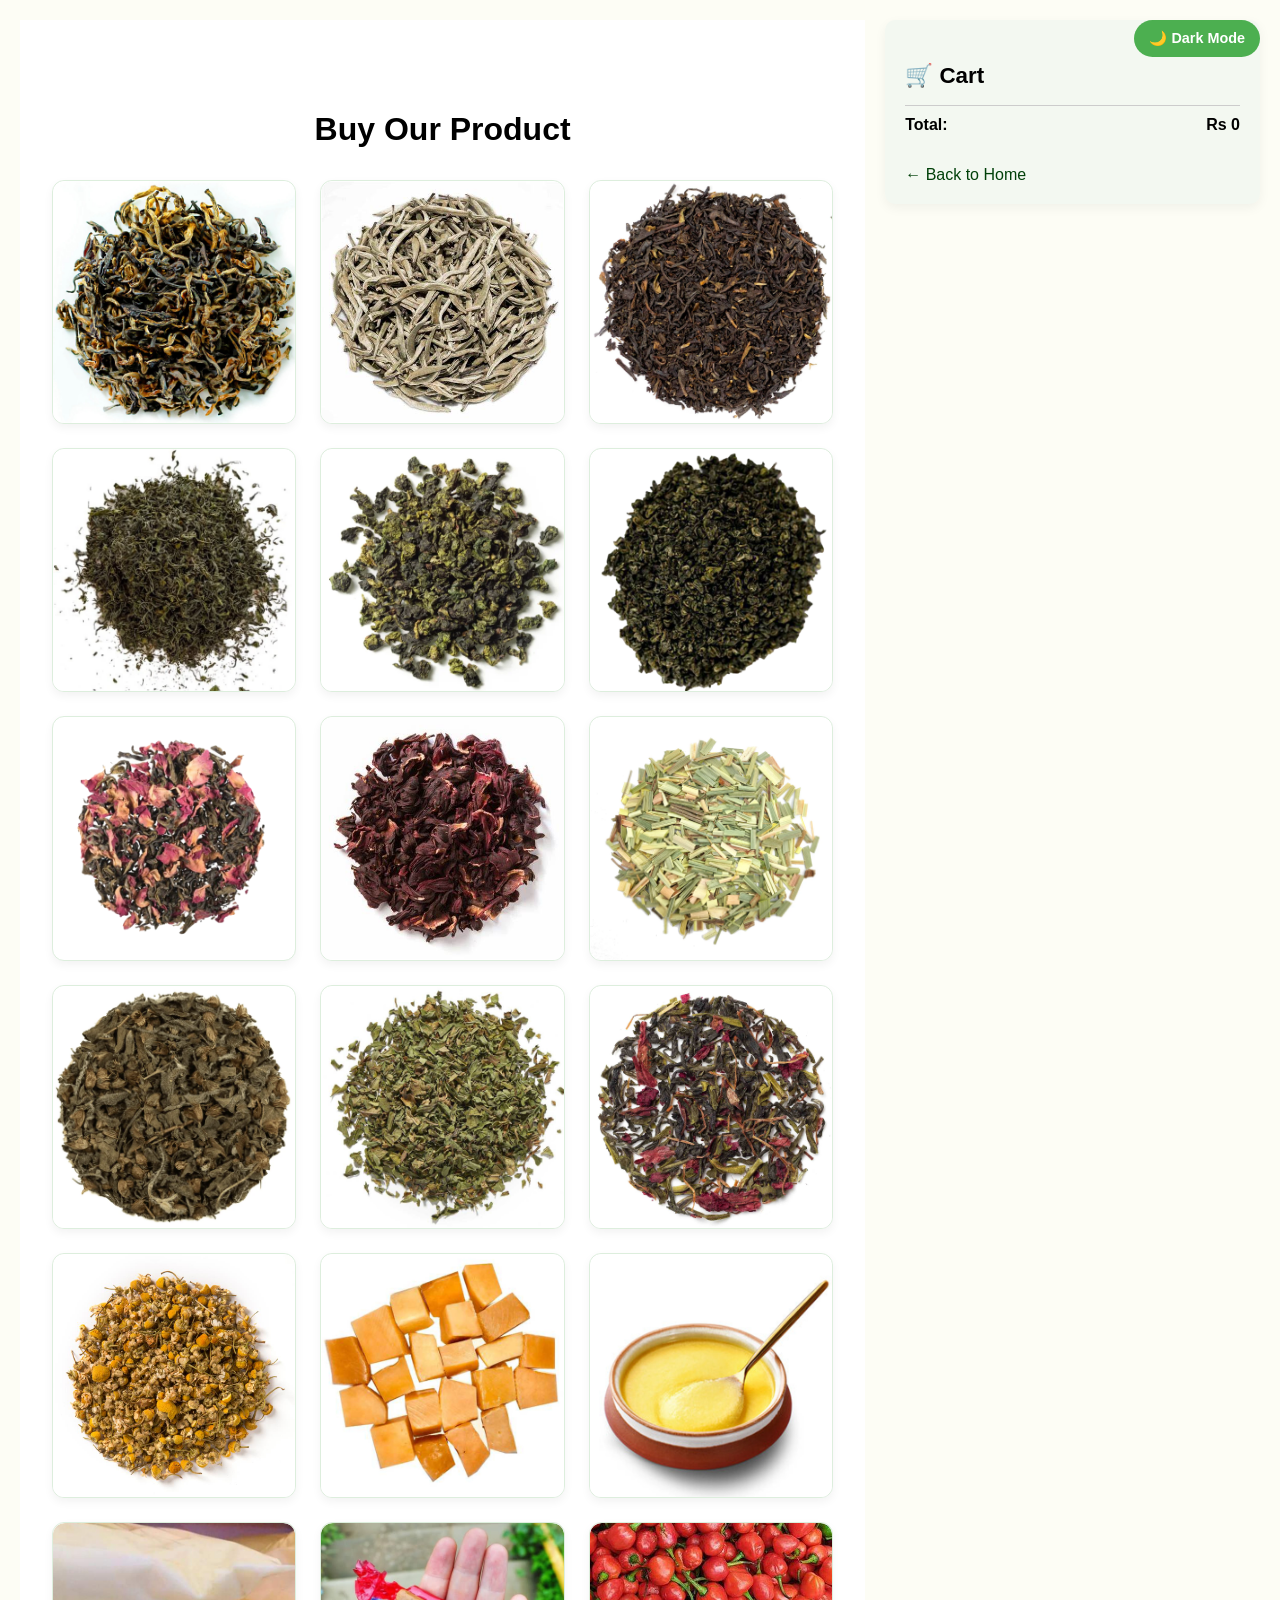
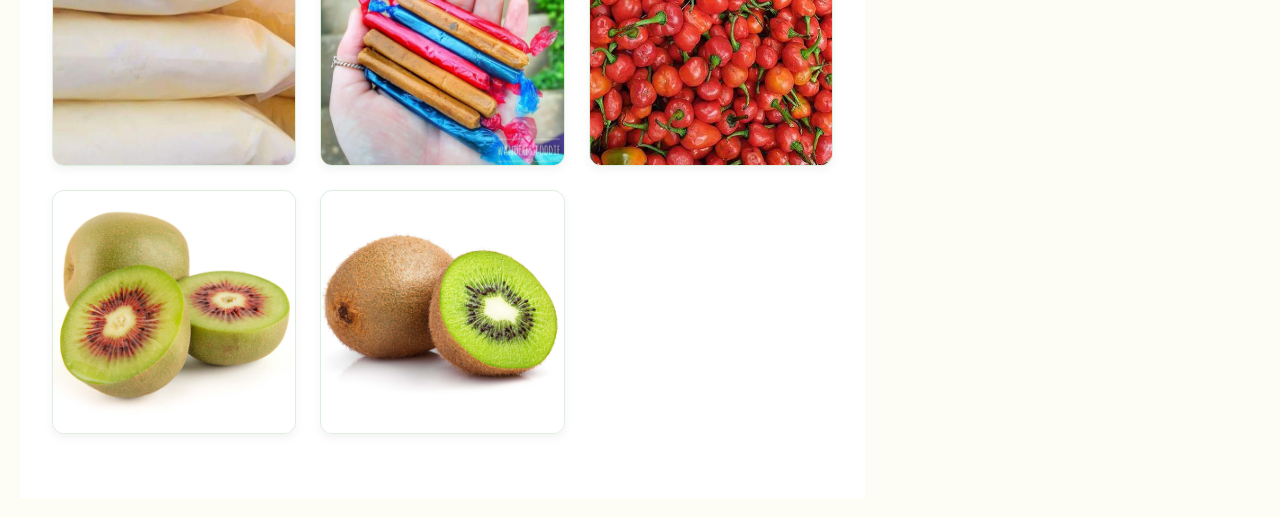
<file: shopping.html>
<!DOCTYPE html>
<html lang="en">
<head>
  <meta charset="UTF-8">
  <meta name="viewport" content="width=device-width, initial-scale=1.0">
  <title>Order Now</title>
  <link rel="stylesheet" href="shopping.css">
</head>
<body>
  <button class="mode-toggle" onclick="toggleDarkMode()">🌙 Dark Mode</button>
  <div class="main-container">
  <section class="productss" id="products">
  <h2>Buy Our Product</h2>
  <div class="product-grid">

  <div class="product-card">
    <img src="photo/product/goldentea.jpg" alt="Golden Tea">
    <div class="product-info">
      <p>Golden Tea (Rs 350)</p>
      <a href="#" class="addtocart" data-name="Golden Tea" data-price="350">Add to Cart</a>
    </div>
  </div>

  <div class="product-card">
    <img src="photo/product/whitetea.jpeg" alt="White Tea">
    <div class="product-info">
      <p>White Tea (Rs 400)</p>
      <a href="#" class="addtocart" data-name="White Tea" data-price="400">Add to Cart</a>
    </div>
  </div>

  <div class="product-card">
    <img src="photo/product/blackteaa.jpg" alt="Black Tea">
    <div class="product-info">
      <p>Black Tea (Rs 280)</p>
      <a href="#" class="addtocart" data-name="Black Tea" data-price="280">Add to Cart</a>
    </div>
  </div>

  <div class="product-card">
    <img src="photo/product/greentea" alt="Green Tea">
    <div class="product-info">
      <p>Green Tea (Rs 300)</p>
      <a href="#" class="addtocart" data-name="Green Tea" data-price="300">Add to Cart</a>
    </div>
  </div>

  <div class="product-card">
    <img src="photo/product/Oolong-Tea.webp" alt="Oolong Tea">
    <div class="product-info">
      <p>Oolong Tea (Rs 450)</p>
      <a href="#" class="addtocart" data-name="Oolong Tea" data-price="450">Add to Cart</a>
    </div>
  </div>

  <div class="product-card">
    <img src="photo/product/perlgreen.png" alt="Perl Green Tea">
    <div class="product-info">
      <p>Perl Green Tea (Rs 320)</p>
      <a href="#" class="addtocart" data-name="Perl Green Tea" data-price="320">Add to Cart</a>
    </div>
  </div>

  <div class="product-card">
    <img src="photo/product/rosetea.png" alt="Rose Tea">
    <div class="product-info">
      <p>Rose Tea (Rs 300)</p>
      <a href="#" class="addtocart" data-name="Rose Tea" data-price="300">Add to Cart</a>
    </div>
  </div>

  <div class="product-card">
    <img src="photo/product/hibiscus.jpeg" alt="Hibiscus Tea">
    <div class="product-info">
      <p>Hibiscus Tea (Rs 300)</p>
      <a href="#" class="addtocart" data-name="Hibiscus Tea" data-price="300">Add to Cart</a>
    </div>
  </div>

  <div class="product-card">
    <img src="photo/product/lemon.webp" alt="Lemon Grass Tea">
    <div class="product-info">
      <p>Lemon Grass Tea (Rs 280)</p>
      <a href="#" class="addtocart" data-name="Lemon Grass Tea" data-price="280">Add to Cart</a>
    </div>
  </div>

  <div class="product-card">
    <img src="photo/product/tulsi.webp" alt="Tulsi Tea">
    <div class="product-info">
      <p>Tulsi Tea (Rs 300)</p>
      <a href="#" class="addtocart" data-name="Tulsi Tea" data-price="300">Add to Cart</a>
    </div>
  </div>

  <div class="product-card">
    <img src="photo/product/Peppermint.jpg" alt="Peppermint Tea">
    <div class="product-info">
      <p>Peppermint Tea (Rs 280)</p>
      <a href="#" class="addtocart" data-name="Peppermint Tea" data-price="280">Add to Cart</a>
    </div>
  </div>

  <div class="product-card">
    <img src="photo/product/rhondodendron.jpg" alt="Rhododendron Tea">
    <div class="product-info">
      <p>Rhododendron Tea (Rs 300)</p>
      <a href="#" class="addtocart" data-name="Rhododendron Tea" data-price="300">Add to Cart</a>
    </div>
  </div>

  <div class="product-card">
    <img src="photo/product/chalomile.jpg" alt="Chamomile Tea">
    <div class="product-info">
      <p>Chamomile Tea (Rs 350)</p>
      <a href="#" class="addtocart" data-name="Chamomile Tea" data-price="350">Add to Cart</a>
    </div>
  </div>

  <div class="product-card">
    <img src="photo/product/churpi.jpg" alt="Ilam Churpi">
    <div class="product-info">
      <p>Ilam Churpi (Rs 200)</p>
      <a href="#" class="addtocart" data-name="Ilam Churpi" data-price="200">Add to Cart</a>
    </div>
  </div>

  <div class="product-card">
    <img src="photo/product/ghee.jpg" alt="Ghee">
    <div class="product-info">
      <p>Ghee (Rs 800)</p>
      <a href="#" class="addtocart" data-name="Ghee" data-price="800">Add to Cart</a>
    </div>
  </div>

  <div class="product-card">
    <img src="photo/product/noni.jpg" alt="Noni Ghee">
    <div class="product-info">
      <p>Noni Ghee (Rs 900)</p>
      <a href="#" class="addtocart" data-name="Noni Ghee" data-price="900">Add to Cart</a>
    </div>
  </div>

  <div class="product-card">
    <img src="photo/product/lolipop.jpg" alt="Lolipop">
    <div class="product-info">
      <p>Lolipop (Rs 50)</p>
      <a href="#" class="addtocart" data-name="Lolipop" data-price="50">Add to Cart</a>
    </div>
  </div>

  <div class="product-card">
    <img src="photo/product/spices.jpeg" alt="Aakabare">
    <div class="product-info">
      <p>Aakabare (Rs 150)</p>
      <a href="#" class="addtocart" data-name="Aakabare" data-price="150">Add to Cart</a>
    </div>
  </div>

  <div class="product-card">
    <img src="photo/product/redkiwi.jpg" alt="Red Kiwi">
    <div class="product-info">
      <p>Red Kiwi (Rs 120)</p>
      <a href="#" class="addtocart" data-name="Red Kiwi" data-price="120">Add to Cart</a>
    </div>
  </div>

  <div class="product-card">
    <img src="photo/product/greenkiwi.jpg" alt="Green Kiwi">
    <div class="product-info">
      <p>Green Kiwi (Rs 100)</p>
      <a href="#" class="addtocart" data-name="Green Kiwi" data-price="100">Add to Cart</a>
    </div>
  </div>

</div>

</section>

<aside class="cart-panel">
  <h3>🛒 Cart</h3>
  <ul class="cart-items" id="cart-items"></ul>

  <div class="cart-total">
    <span>Total:</span>
    <span id="cart-total">Rs 0</span>
  </div>

  <!-- Hidden Order Now Button -->
  <button id="order-btn" style="display: none; margin-top: 15px;">Order Now</button>
  <a href="index.html" class="back-link">&larr; Back to Home</a>
</aside>
  
</div>
  <script src="shopping.js"></script>
</body>
</html>
</file>
<file: nepalsteatrading.css>
/* Offset anchor scroll for fixed header */
section, .about-section, .productss, .contact-section {
  scroll-margin-top: 110px;
}
*{
    margin: 0;
    padding: 0;
}
body{
    background-color: #f6f8f0;
    font-family: 'Georgia', serif;
    z-index: 1;
}

html {
  scroll-behavior: smooth;
}

.front{
    background-image: url(photo/background/panitarmain.jpg);
    background-repeat: no-repeat;
    background-position: center;
    height: 104vh;
    background-size: cover;
    font-family: 'Georgia', serif;
    z-index: 2;
}

header {
    display: flex;
    justify-content: space-between;
    align-items: center;
    height: 85px;
    padding: 15px 30px;
  
  position: static;
  width: 100%;
}

.left-header {
   display: flex;
    align-items: center;
    position: relative;
    left: -44px;
    top: 26px;
}

.logo {
   height: 220px;
}

    /* Navigation links */
 nav {
      display: flex;
      gap: 20px;
    }

nav a {
  text-decoration: none;
  color: #333;
  font-weight: 1000;
  font-size: 20px;
  transition: color 0.3s;
  position: relative;
  display: inline-block;
}



    /* Right side buttons */

nav a:hover {
  color: rgb(43, 153, 35);
}

nav a::after {
  content: "";
  position: absolute;
  left: 0;
  bottom: -5px;
  height: 3px;
  width: 0;
  background-color: green;
  transition: width 0.4s ease-in-out;
  z-index: 1;
}
nav a:hover::after {
  width: 100%;
}

.right-buttons {
     display: flex;
    align-items: center;
    gap: 15px;
    position: relative;
    right: 44px;
    }

    button.mode-toggle {
    border-width: 4px;
    border-radius: 12px;
    background-color: white;
    padding: 10px 10px;
    border-top-color: grey;
    border-left-color: grey;
    border-bottom-color: black;
    border-right-color: black;
    cursor: pointer;
}


.search-form input {
    font-size: 12px;
    padding: 13px 4px;
    width: 92px;
    box-sizing: border-box;
    border-radius: 12px;
    border-width: 4px;
    border-top-color: white;
    border-left-color: white;
    border-bottom-color: black;
    border-right-color: black;
    cursor: pointer;
}

.search-form input::placeholder {
    font-size: 12px;   /* small placeholder */
    color: #888;
}


.login-btn {
  text-decoration: none;
  background-color: #006400;
  color: white;
  font-size: 20px;
  font-weight: bold;
  padding: 6px 18px;
  border-radius: 12px;
  border-width: 4px;
  border-style: solid;
  border-top-color: grey;
  border-left-color: grey;
  border-bottom-color: black;
  border-right-color: black;
  cursor: pointer;
  z-index: 10000;
}

    /* Hamburger menu for small screens */
.menu-toggle {
      display: none;
      flex-direction: column;
      gap: 4px;
      cursor: pointer;
      position: relative;
      top: -47px;
    }

.menu-toggle span {
      width: 25px;
      height: 3px;
      background-color: #333;
      display: block;
      border-radius: 2px;
    }

.menu-overlay {
  display: none;
  position: fixed;
  top: 0;
  left: 0;
  width: 100vw;
  height: 100vh;
  background: rgba(255,255,255,0.2);
  backdrop-filter: blur(6px);
  z-index: 9998;
  transition: opacity 0.3s;
}
.menu-overlay.active {
  display: block;
  opacity: 1;
}

.product-card {
  transition: all 0.3s ease;
}

.product-card.search-highlight {
  transform: scale(1.02);
  box-shadow: 0 6px 20px rgba(76, 175, 80, 0.2);
}


.title {
  position: relative;
  height: 100vh; /* Full screen height */
  display: flex;
  justify-content:center;
  align-items: center;
  text-align: center;
  background: transparent;
}
.fontbox {
  max-width: 820px;
  height: 35vh;
  backdrop-filter: blur(8px);
  border-radius: 10px;
  padding: 2em;
  display: flex;
  flex-direction: column;
  align-items: center;
 overflow: hidden;
  gap: 1rem;
  z-index: 2;
  border-radius: 45px;
}
.title h1 {
  
  font-size: 2.5rem;
  margin-bottom: 1rem;
  color: white
}

.message {
  color: white;
  padding: 0.8rem 1rem;
  font-weight: 4;
  border-radius: 5px;
  font-size: 19px;
  display: inline-block;
  line-height: 1.6;
  margin-bottom: 1em;
 
}
.btn {
  background: #d4a373;
   color: rgb(3, 60, 3);
  padding: 0.8rem 1.5rem;
  border: none;
  border-radius: 25px;
  text-decoration: none;
  font-weight: bold;
  font-size: 1.5rem;
  cursor: pointer;
  transition: background 0.3s ease;
}

.btn:hover {
  background: #b07548;
}

 .about-section {
  background: linear-gradient(to bottom right, #f3efe7, #e9f3e4);
  padding: 4rem 2rem;
  position: relative;
  overflow: hidden;
}

.about-content {
  display: flex;
  justify-content: space-between;
  align-items: center;
  flex-wrap: nowrap;
  max-width: 1200px;
  margin: auto;
  background: rgba(255, 255, 255, 0.6);
  border-radius: 20px;
  padding: 2rem 3rem;
  box-shadow: 0 10px 30px rgba(0,0,0,0.1);
}

.text-box {
  flex: 1 1 500px;
}

.text-box h2 {
  font-size: 2.5rem;
  color: #305030;
  margin-bottom: 1rem;
}

.text-box h3 {
  font-size: 2rem;
  color: #4a4a4a;
  margin-bottom: 1rem;
  font-weight: 600;
  line-height: 1.4;
}

.text-box p {
  font-size: 1.2rem;
  line-height: 1.7;
  color: #333;
  margin-bottom: 1.5rem;
}

.about-btn {
  display: inline-block;
  background-color: #e5a168;
  color: white;
  font-weight: bold;
  padding: 0.8rem 1.5rem;
  border-radius: 10px;
  text-decoration: none;
  transition: background 0.3s;
}

.about-btn:hover {
  background-color: #c47f46;
}

.image-box {
  flex: 1 1 400px;
  text-align: right;
}

.image-box img {
  width: 100%;
  
  border-radius: 20px;
  box-shadow: 0 10px 20px rgba(0,0,0,0.15);
}

.decor{
    display: flex;
    justify-content: center;
}

.leaf-decor {
    width: 556px;
    height: auto;
    opacity: 0.7;
    margin: 0 20px;
    transition: transform 0.3s ease;
}

.leaf-decor:hover {
    transform: scale(1.1);
}

.productss {
  padding: 4rem 2rem;
  background-color: #f8fbf7;
  text-align: center;
}

.productss h2 {
  font-size: 2rem;
  margin-bottom: 2rem;
}

.product-grid {
  display: grid;
  grid-template-columns: repeat(auto-fit, minmax(250px, 1fr));
  gap: 2rem;
  max-width: 1200px;
  margin: 0 auto;
  padding: 0 20px;
}

/* ---- PRODUCT CARD ---- */
.product-card {
  display: flex;
  flex-direction: column;
  justify-content: space-between;
  background-color: #fff;
  border: 1px solid #ddeedd;
  border-radius: 12px;
  box-shadow: 0 4px 10px rgba(0, 0, 0, 0.05);
  padding: 0;
  position: relative;
  overflow: hidden;
  text-align: center;
  transition: transform 0.3s ease;
}

.product-card:hover {
  transform: scale(1.03);
}

/* ---- PRODUCT IMAGE ---- */
.product-card img {
    background-color: white;
    width: 100%;
    height: 100%;
    object-fit: cover;
    border-radius: 12px 12px 0 0;
}

/* ---- HIDDEN OVERLAY ON HOVER ---- */
.product-info {
  position: absolute;
  bottom: -100%;
  left: 0;
  right: 0;
  background-color: rgba(255, 255, 255, 0.95);
  padding: 1rem;
  transition: bottom 0.3s ease-in-out;
}

.product-card:hover .product-info {
  bottom: 0;
}

/* ---- PRODUCT NAME ---- */
.product-info p {
  font-weight: bold;
  font-size: 1rem;
  margin-bottom: 0.5rem;
}

/* ---- SHOW MORE BUTTON ---- */
.show-more {
  display: inline-block;
  background-color: #4caf50;
  color: white;
  padding: 6px 12px;
  border-radius: 5px;
  text-decoration: none;
  font-size: 0.9rem;
  transition: background-color 0.3s ease;
}

.show-more:hover {
  background-color: #388e3c;
}


 .contact-section {
      padding: 60px 20px;
      text-align: center;
      background-color: #f3efe4;
      height: 100vh;
    }

    .contact-section h2 {
      font-size: 2rem;
      margin-bottom: 10px;
      color: #4e402a;
    }

    .contact-section p {
      font-size: 1.1rem;
      margin-bottom: 30px;
      color: #444;
    }

    .contact-buttons {
      display: flex;
      justify-content: center;
      gap: 20px;
      flex-wrap: wrap;
      margin-bottom: 40px;
    }

    .contact-box {
      background-color: #fff;
      border: 2px solid #d8cdb9;
      padding: 25px 35px;
      border-radius: 12px;
      text-align: center;
      text-decoration: none;
      color: #333;
      box-shadow: 0 6px 12px rgba(0,0,0,0.1);
      transition: transform 0.2s, background-color 0.3s;
      min-width: 200px;
    }

    .contact-box:hover {
      transform: scale(1.05);
      background-color: #ece6d6;
    }

    .contact-box h3 {
      margin-bottom: 8px;
      font-size: 1.2rem;
      color: #2d261b;
    }

    .contact-form {
      max-width: 500px;
      margin: 0 auto;
      display: flex;
      flex-direction: column;
      gap: 15px;
    }

    .contact-form input, .contact-form textarea {
      padding: 12px;
      border-radius: 8px;
      border: 1px solid #ccc;
      font-size: 1rem;
    }

    .contact-form button {
      padding: 12px;
      background-color: #4caf50;
      color: white;
      border: none;
      border-radius: 8px;
      font-size: 1rem;
      cursor: pointer;
    }

    .contact-form button:hover {
      background-color: #3b9141;
    }

    footer.footer {
      background-color: #4e402a;
      color: white;
      padding: 20px;
      text-align: center;
    }

    .footer-links {
      list-style: none;
      padding: 0;
      display: flex;
      justify-content: center;
      gap: 15px;
      margin-top: 10px;
    }

    .footer-links li a {
      color: white;
      text-decoration: none;
    }

    .footer-links li a:hover {
      text-decoration: underline;
    }

/* Dark Mode Toggle Button */
.mode-toggle {
    padding: 10px 15px;
    background-color: #4caf50;
    color: white;
    border: none;
    border-radius: 20px;
    cursor: pointer;
    font-size: 0.9rem;
    font-weight: bold;
    transition: background-color 0.3s ease;
    z-index: 1002;
}

.mode-toggle:hover {
  background-color: #388e3c;
}

/* Dark Mode Styles */
.dark-mode {
  background-color: #1a1a1a;
  color: #ffffff;
}

.dark-mode .front {
  background-image: linear-gradient(rgba(0,0,0,0.7), rgba(0,0,0,0.7)), url(photo/background/panitarmain.jpg);
}


.dark-mode .nav-links li a {
  color: #66bb6a;
}

.dark-mode .nav-links li a:hover {
  color: #81c784;
}



.dark-mode .title h1 {
  color: #66bb6a;
}

.dark-mode .message {
  color: #cccccc;
}

.dark-mode .btn {
  background: #66bb6a;
  color: #1a1a1a;
}

.dark-mode .btn:hover {
  background: #4caf50;
}

.dark-mode .about-section {
  background: linear-gradient(to bottom right, #2a2a2a, #1a1a1a);
}

.dark-mode .about-content {
  background: rgba(50, 50, 50, 0.8);
  border: 1px solid #444;
}

.dark-mode .text-box h2 {
  color: #66bb6a;
}

.dark-mode .text-box h3 {
  color: #cccccc;
}

.dark-mode .text-box p {
  color: #bbbbbb;
}

.dark-mode .about-btn {
  background-color: #66bb6a;
  color: #1a1a1a;
}

.dark-mode .about-btn:hover {
  background-color: #4caf50;
}

.dark-mode .productss {
  background-color: #2a2a2a;
}

.dark-mode .productss h2 {
  color: #66bb6a;
}

.dark-mode .product-card {
  background-color: #333333;
  border: 1px solid #444;
}

.dark-mode .product-info {
  background-color: rgba(50, 50, 50, 0.95);
  color: #ffffff;
}

.dark-mode .show-more {
  background-color: #66bb6a;
  color: #1a1a1a;
}

.dark-mode .show-more:hover {
  background-color: #4caf50;
}

.dark-mode .contact-section {
  background-color: #2a2a2a;
}

.dark-mode .contact-section h2 {
  color: #66bb6a;
}

.dark-mode .contact-section p {
  color: #cccccc;
}

.dark-mode .contact-box {
  background-color: #333333;
  border: 2px solid #444;
  color: #ffffff;
}

.dark-mode .contact-box:hover {
  background-color: #444444;
}

.dark-mode .contact-box h3 {
  color: #66bb6a;
}

.dark-mode .contact-form input,
.dark-mode .contact-form textarea {
  background-color: #333333;
  border: 1px solid #555;
  color: #ffffff;
}

.dark-mode .contact-form input::placeholder,
.dark-mode .contact-form textarea::placeholder {
  color: #aaaaaa;
}

.dark-mode .contact-form button {
  background-color: #66bb6a;
  color: #1a1a1a;
}

.dark-mode .contact-form button:hover {
  background-color: #4caf50;
}

.dark-mode .footer {
  background-color: #1a1a1a;
  border-top: 1px solid #333;
}

.dark-mode .footer-links li a {
  color: #66bb6a;
}

.dark-mode .search-form {
  background-color: #333333;
  border: 2px solid #66bb6a;
}

.dark-mode .search-form input[type="text"] {
  background: transparent;
  color: #ffffff;
}

.dark-mode .search-form input::placeholder {
  color: #aaaaaa;
}

.dark-mode .login-btn {
  background-color: #66bb6a;
  color: #1a1a1a;
}

.dark-mode .mode-toggle {
  background-color: #666;
}

.dark-mode .mode-toggle:hover {
  background-color: #555;
}

/* Dark mode mobile menu styles */


.dark-mode .nav-links li a {
  color: #66bb6a;
  border-bottom: 1px solid #444;
}

.dark-mode .nav-links li a:hover {
  background-color: #444444;
}

.dark-mode .mobile-menu-extras .search-form {
  background-color: #333333;
  border: 2px solid #66bb6a;
}

.dark-mode .mobile-menu-extras .search-form input[type="text"] {
  color: #ffffff;
}

.dark-mode .mobile-menu-extras .search-form input::placeholder {
  color: #aaaaaa;
}

.dark-mode .mobile-menu-extras .login-btn {
  background-color: #66bb6a;
  color: #1a1a1a;
}

.dark-mode .mobile-menu-extras .mode-toggle {
  background-color: #666;
  color: #ffffff;
}

.dark-mode .mobile-menu-extras {
  border-top: 1px solid #444;
}

body.dark-mode nav a {
  color: #fff !important;
}
body.dark-mode nav a:hover {
  color: #a8ff60 !important;
}


.marquee-scroll {
  margin-top: 5px;
}

 @media (max-width: 1043px) {
   
  nav.active a {
    width: auto !important;
    box-sizing: border-box;
    padding-left: 0;
    padding-right: 0;
    text-align: left;
    display: inline-block;
  }
  nav.active a::after {
    left: 0;
    right: auto;
    width: 0;
  }
  nav.active a:hover::after {
    width: 100%;
  }
      header {
        flex-direction: column;
        align-items: stretch;
        height: auto;
        padding: 0 0 10px 0;
        position: absolute;
        overflow: hidden;
        height: 100px;
      }
      .left-header {
        position: absolute;
        left: 10px;
        top: 18px;
        z-index: 10001;
      }
      .logo {
       display: block;
        margin: 0 auto;
        height: 170px;
        padding: 10px 0 0 0;
        position: relative;
        right: -290px;
        top: -51px;
      }
      .right-buttons {
        display: flex;
        flex-direction: column;
        align-items: flex-end;
        position: static;
        gap: 10px;
        margin: 10px 10px 0 0;
      }
      nav {
        display: none;
      }
      .menu-toggle {
        display: flex;
        font-size: 2rem;
        background: none;
        border: none;
        color: #000000;
        z-index: 10002;
      }
      nav.active {
        display: flex;
        flex-direction: column;
        gap: 18px;
        background: rgba(255, 255, 255, 0.2);
        backdrop-filter: blur(10px);
        position: fixed;
        top: 88px;
        left: 0px;
        width: 24vw;
        min-width: 116px;
        max-width: 283px;
        box-shadow: 2px 0 12px rgba(0, 0, 0, 0.10);
        z-index: 9999;
        padding: 30px 0 20px 0;
        align-items: flex-start;
        border-top-right-radius: 18px;
        border-bottom-right-radius: 18px;
      }
      nav.active a {
        font-size: 22px;
        padding: 12px 24px;
        width: 100vw;
        box-sizing: border-box;
      }
      .right-buttons button,
      .right-buttons .login-btn,
      .right-buttons .search-form input {
       padding: 0px 0px;
        width: 19vw;
        max-width: 351px;
        margin-bottom: -6px;
      }

        .fontbox {
  height: 23vh;
}

.about-content {
  flex-wrap: wrap;
}

.image-box img {
    position: relative;
    top: 10px;
    width: 100%;
   
}
 .contact-section {
      height: 81vh;
    }

    }






    @media (max-width: 899px) {
   
        
      .logo {
        right: -215px;
      }}


 @media (max-width: 846px){

   .contact-section {
    height: 99vh;
}

 }



@media (max-width: 800px) {
        .menu-toggle {
        color: #000000;
    }
        
      .logo {
        right: -169px;
      }
       nav.active{
        width: 33vw;

      }
  .fontbox {
  height: 38vh;
}

.contact-section {
    height: 103vh;
}

    }

    /* Responsive Styles phone */
    @media (max-width: 500px) {
    
        
      .logo {
        right: -76px;
      }
      nav.active{
        width: 44vw;

      }
  .fontbox {
  height: 44vh;
}
     
   .image-box img {
    position: relative;
    top: 14px;
}
.contact-section {
    height: 111vh;
}

 }
</file>
<file: shopping.css>
body {
  font-family: 'Montserrat',sans-serif;
  background-color: #fdfdf5;
  margin: 0;
  padding: 0;
}
.main-container {
      display: flex;
      align-items: flex-start;
      gap: 20px;
      padding: 20px;
    }

.productss {
  padding: 4rem 2rem;
  background-color: #ffffff;
  text-align: center;
   width: 70%;
}

.productss h2 {
  font-size: 2rem;
  margin-bottom: 2rem;
  
}

.product-grid {
  display: grid;
  grid-template-columns: repeat(3, 1fr); 
  gap: 1.5rem;
  
}

/* ---- PRODUCT CARD ---- */
.product-card {
  display: flex;
  flex-direction: column;
  justify-content: space-between;
  background-color: #fff;
  border: 1px solid #ddeedd;
  border-radius: 12px;
  box-shadow: 0 4px 10px rgba(0, 0, 0, 0.05);
  padding: 0;
  position: relative;
  overflow: hidden;
  text-align: center;
  transition: transform 0.3s ease;
}

.product-card:hover {
  transform: scale(1.03);
}

/* ---- PRODUCT IMAGE ---- */
.product-card img {
  width: 100%;
  height: 100%;
  object-fit: cover;
  border-radius: 12px 12px 0 0;
}

/* ---- HIDDEN OVERLAY ON HOVER ---- */
.product-info {
  position: absolute;
  bottom: -100%;
  left: 0;
  right: 0;
  background-color: rgba(255, 255, 255, 0.95);
  padding: 1rem;
  transition: bottom 0.3s ease-in-out;
}

.product-card:hover .product-info {
  bottom: 0;
}

/* ---- PRODUCT NAME ---- */
.product-info p {
  font-weight: bold;
  font-size: 1rem;
  margin-bottom: 0.5rem;
}

/* ---- SHOW MORE BUTTON ---- */
.addtocart {
  display: inline-block;
  background-color: #4caf50;
  color: white;
  padding: 6px 12px;
  border-radius: 5px;
  text-decoration: none;
  font-size: 0.9rem;
  transition: background-color 0.3s ease;
}

.addtocart:hover {
  background-color: #388e3c;
}

.contact-section {
  padding: 60px 20px;
  text-align: center;
  background-color: #f3efe4;
  height: 90vh;
}

.contact-section h2 {
  font-size: 2rem;
  margin-bottom: 10px;
  color: #4e402a;
}

.contact-section p {
  font-size: 1.1rem;
  margin-bottom: 30px;
  color: #444;
}

.contact-buttons {
  display: flex;
  justify-content: center;
  gap: 20px;
  flex-wrap: wrap;
  margin-bottom: 40px;
}

.contact-box {
  background-color: #fff;
  border: 2px solid #d8cdb9;
  padding: 25px 35px;
  border-radius: 12px;
  text-align: center;
  text-decoration: none;
  color: #333;
  box-shadow: 0 6px 12px rgba(0,0,0,0.1);
  transition: transform 0.2s, background-color 0.3s;
  min-width: 200px;
}

.contact-box:hover {
  transform: scale(1.05);
  background-color: #ece6d6;
}

.contact-box h3 {
  margin-bottom: 8px;
  font-size: 1.2rem;
  color: #2d261b;
}

.contact-form {
  max-width: 500px;
  margin: 0 auto;
  display: flex;
  flex-direction: column;
  gap: 15px;
}

.contact-form input, .contact-form textarea {
  padding: 12px;
  border-radius: 8px;
  border: 1px solid #ccc;
  font-size: 1rem;
}

.contact-form button {
  padding: 12px;
  background-color: #4caf50;
  color: white;
  border: none;
  border-radius: 8px;
  font-size: 1rem;
  cursor: pointer;
}

.contact-form button:hover {
  background-color: #3b9141;
}



    .cart-panel {
      width: 30%;
      background-color: #f3f8f1;
      padding: 20px;
      border-radius: 10px;
      box-shadow: 0 4px 12px rgba(0,0,0,0.05);
      position: sticky;
      top: 20px;
      height: fit-content;
    }

    .cart-panel h3 {
      font-size: 1.4rem;
      margin-bottom: 10px;
    }

    .cart-items {
      list-style: none;
      padding: 0;
      margin-bottom: 15px;
    }

    .cart-items li {
      display: flex;
      justify-content: space-between;
      margin-bottom: 5px;
      font-size: 0.95rem;
    }

    .cart-total {
      font-weight: bold;
      border-top: 1px solid #ccc;
      padding-top: 10px;
      margin-top: 10px;
      display: flex;
      justify-content: space-between;
    }

    .back-link {
      margin-top: 2rem;
      display: block;
      color: #004009;
      text-decoration: none;
      font-size: 1rem;
    }

/* Dark Mode Toggle Button */
.mode-toggle {
  position: fixed;
  top: 20px;
  right: 20px;
  padding: 10px 15px;
  background-color: #4caf50;
  color: white;
  border: none;
  border-radius: 20px;
  cursor: pointer;
  font-size: 0.9rem;
  font-weight: bold;
  transition: background-color 0.3s ease;
  z-index: 1002;
}

.mode-toggle:hover {
  background-color: #388e3c;
}

/* Dark Mode Styles */
.dark-mode {
  background-color: #1a1a1a;
  color: #ffffff;
}

.dark-mode .main-container {
  background-color: #1a1a1a;
}

.dark-mode .productss {
  background-color: #2a2a2a;
  color: #ffffff;
}

.dark-mode .productss h2 {
  color: #66bb6a;
}

.dark-mode .product-card {
  background-color: #333333;
  border: 1px solid #444;
  color: #ffffff;
}

.dark-mode .product-info {
  background-color: rgba(50, 50, 50, 0.95);
  color: #ffffff;
}

.dark-mode .addtocart {
  background-color: #66bb6a;
  color: #1a1a1a;
}

.dark-mode .addtocart:hover {
  background-color: #4caf50;
}

.dark-mode .cart-panel {
  background-color: #2a2a2a;
  color: #ffffff;
  border: 1px solid #444;
}

.dark-mode .cart-panel h3 {
  color: #66bb6a;
}

.dark-mode .cart-items li {
  color: #cccccc;
}

.dark-mode .cart-total {
  color: #66bb6a;
  border-top: 1px solid #444;
}

.dark-mode #order-btn {
  background-color: #66bb6a;
  color: #1a1a1a;
}

.dark-mode #order-btn:hover {
  background-color: #4caf50;
}

.dark-mode .back-link {
  color: #66bb6a;
}

.dark-mode .mode-toggle {
  background-color: #666;
}

.dark-mode .mode-toggle:hover {
  background-color: #555;
}

/* ========================================
   RESPONSIVE DESIGN - MEDIA QUERIES
   ======================================== */

/* Large Tablets and Medium Screens (1200px and below) */
@media (max-width: 1200px) {
  .main-container {
    padding: 15px;
    gap: 15px;
  }
  
  .product-grid {
    grid-template-columns: repeat(2, 1fr);
    gap: 1.2rem;
  }
  
  .productss {
    width: 65%;
    padding: 3rem 1.5rem;
  }
  
  .cart-panel {
    width: 35%;
  }
}

/* Small Tablets (900px and below) */
@media (max-width: 900px) {
  .main-container {
    flex-direction: column;
    padding: 10px;
  }
  
  .productss {
    width: 100%;
    padding: 2rem 1rem;
  }
  
  .cart-panel {
    width: 100%;
    position: static;
    margin-top: 20px;
  }
  
  .product-grid {
    grid-template-columns: repeat(2, 1fr);
    gap: 1rem;
  }
  
  .productss h2 {
    font-size: 1.8rem;
    margin-bottom: 1.5rem;
  }
}

/* Mobile Devices (768px and below) */
@media (max-width: 768px) {
  .mode-toggle {
    top: 10px;
    right: 10px;
    padding: 8px 12px;
    font-size: 0.8rem;
  }
  
  .productss {
    padding: 1.5rem 0.8rem;
  }
  
  .productss h2 {
    font-size: 1.6rem;
    margin-bottom: 1.2rem;
  }
  
  .product-card {
    border-radius: 8px;
  }
  
  .product-card img {
    border-radius: 8px 8px 0 0;
  }
  
  .product-info {
    padding: 0.8rem;
  }
  
  .product-info p {
    font-size: 0.9rem;
    margin-bottom: 0.4rem;
  }
  
  .addtocart {
    padding: 5px 10px;
    font-size: 0.8rem;
  }
  
  .cart-panel {
    padding: 15px;
    border-radius: 8px;
  }
  
  .cart-panel h3 {
    font-size: 1.2rem;
  }
  
  .cart-items li {
    font-size: 0.9rem;
  }
  
  .back-link {
    font-size: 0.9rem;
    margin-top: 1.5rem;
  }
}

/* Small Mobile (480px and below) */
@media (max-width: 480px) {
  .main-container {
    padding: 8px;
  }
  
  .productss {
    padding: 1rem 0.5rem;
  }
  
  .productss h2 {
    font-size: 1.4rem;
    margin-bottom: 1rem;
  }
  
  .product-grid {
    grid-template-columns: 1fr;
    gap: 0.8rem;
  }
  
  .product-card {
    margin: 0 auto;
    max-width: 280px;
  }
  
  .product-info p {
    font-size: 0.85rem;
  }
  
  .addtocart {
    padding: 4px 8px;
    font-size: 0.75rem;
  }
  
  .cart-panel {
    padding: 12px;
  }
  
  .cart-panel h3 {
    font-size: 1.1rem;
    margin-bottom: 8px;
  }
  
  .cart-items li {
    font-size: 0.85rem;
    margin-bottom: 4px;
  }
  
  .cart-total {
    font-size: 0.9rem;
  }
  
  .mode-toggle {
    padding: 6px 10px;
    font-size: 0.75rem;
  }
}

/* Very Small Mobile (360px and below) */
@media (max-width: 360px) {
  .main-container {
    padding: 5px;
  }
  
  .productss {
    padding: 0.8rem 0.3rem;
  }
  
  .productss h2 {
    font-size: 1.2rem;
  }
  
  .product-grid {
    gap: 0.6rem;
  }
  
  .product-card {
    max-width: 250px;
  }
  
  .cart-panel {
    padding: 10px;
  }
  
  .cart-panel h3 {
    font-size: 1rem;
  }
  
  .cart-items li {
    font-size: 0.8rem;
  }
  
  .mode-toggle {
    top: 5px;
    right: 5px;
    padding: 5px 8px;
    font-size: 0.7rem;
  }
}

/* Large Screens (1400px and above) */
@media (min-width: 1400px) {
  .main-container {
    max-width: 1200px;
    margin: 0 auto;
    padding: 25px;
  }
  
  .product-grid {
    grid-template-columns: repeat(4, 1fr);
    gap: 2rem;
  }
  
  .productss {
    padding: 5rem 2.5rem;
  }
  
  .productss h2 {
    font-size: 2.5rem;
  }
}
</file>
